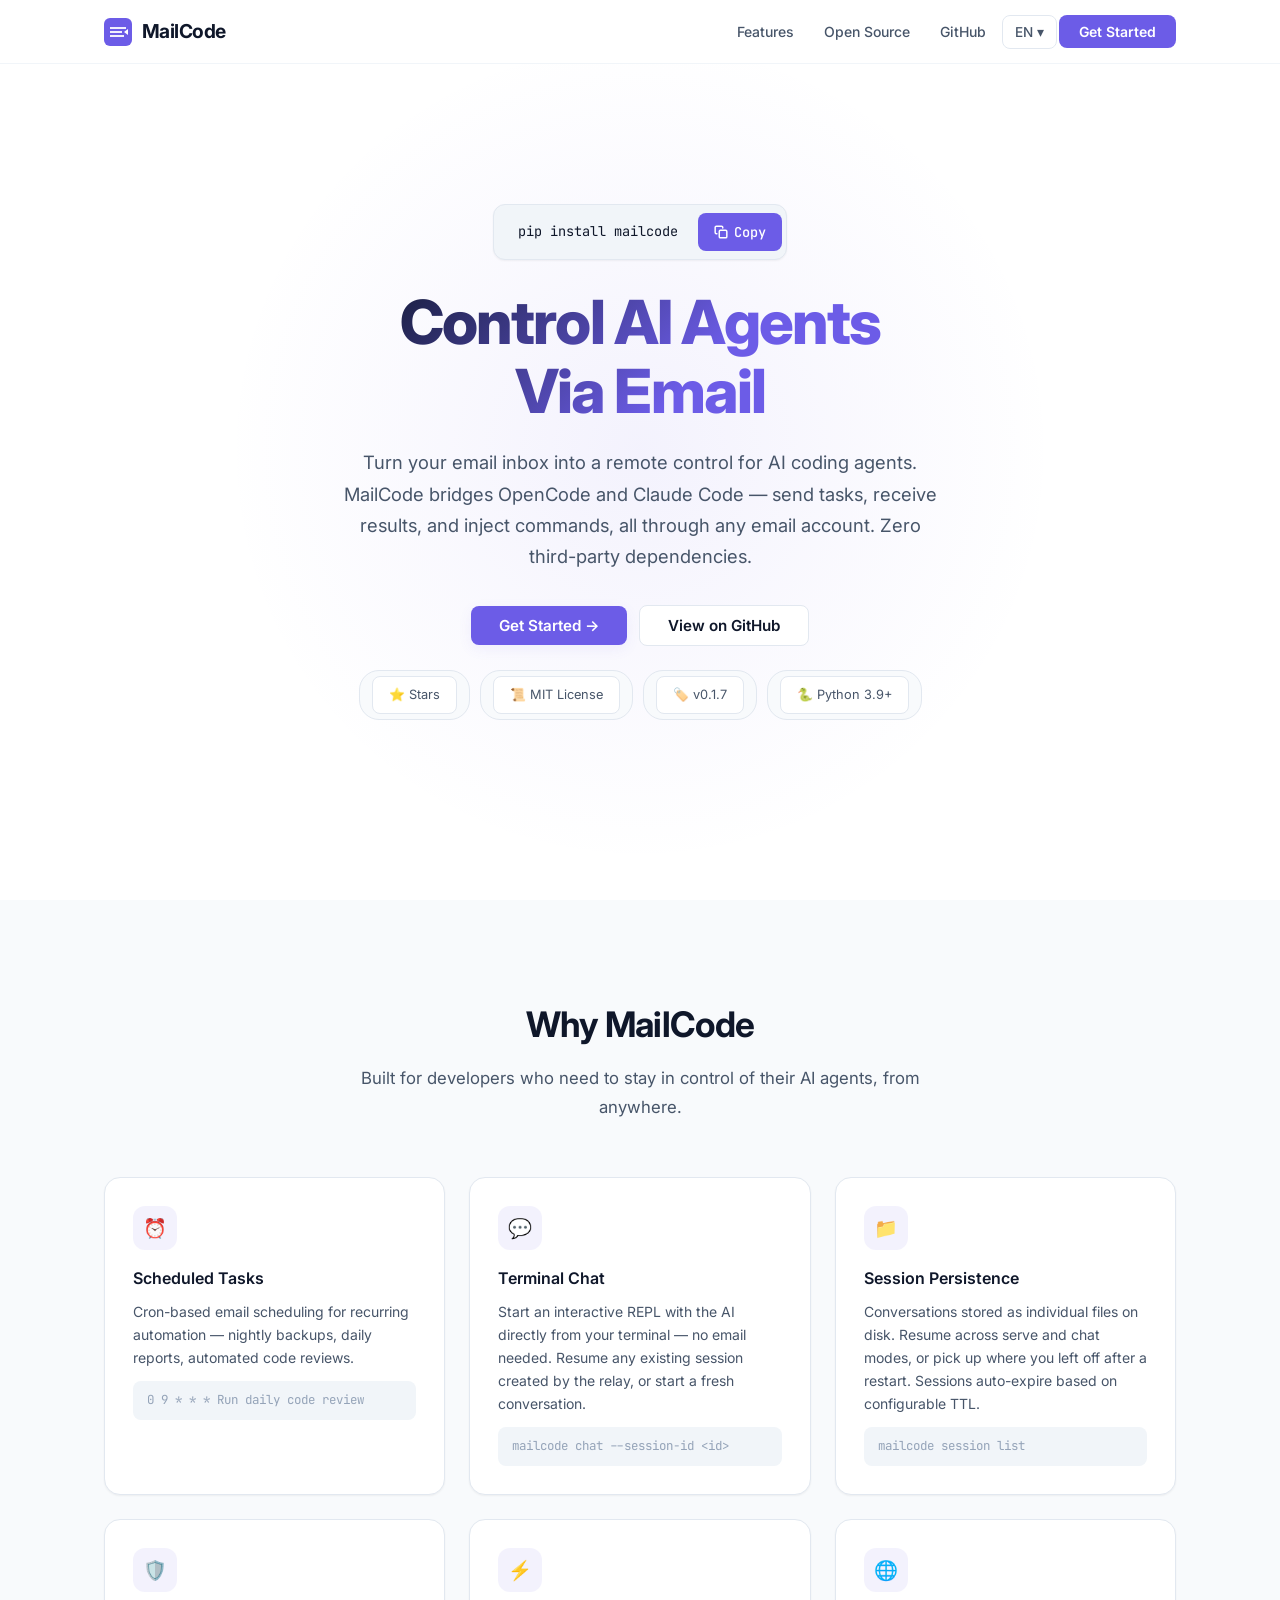
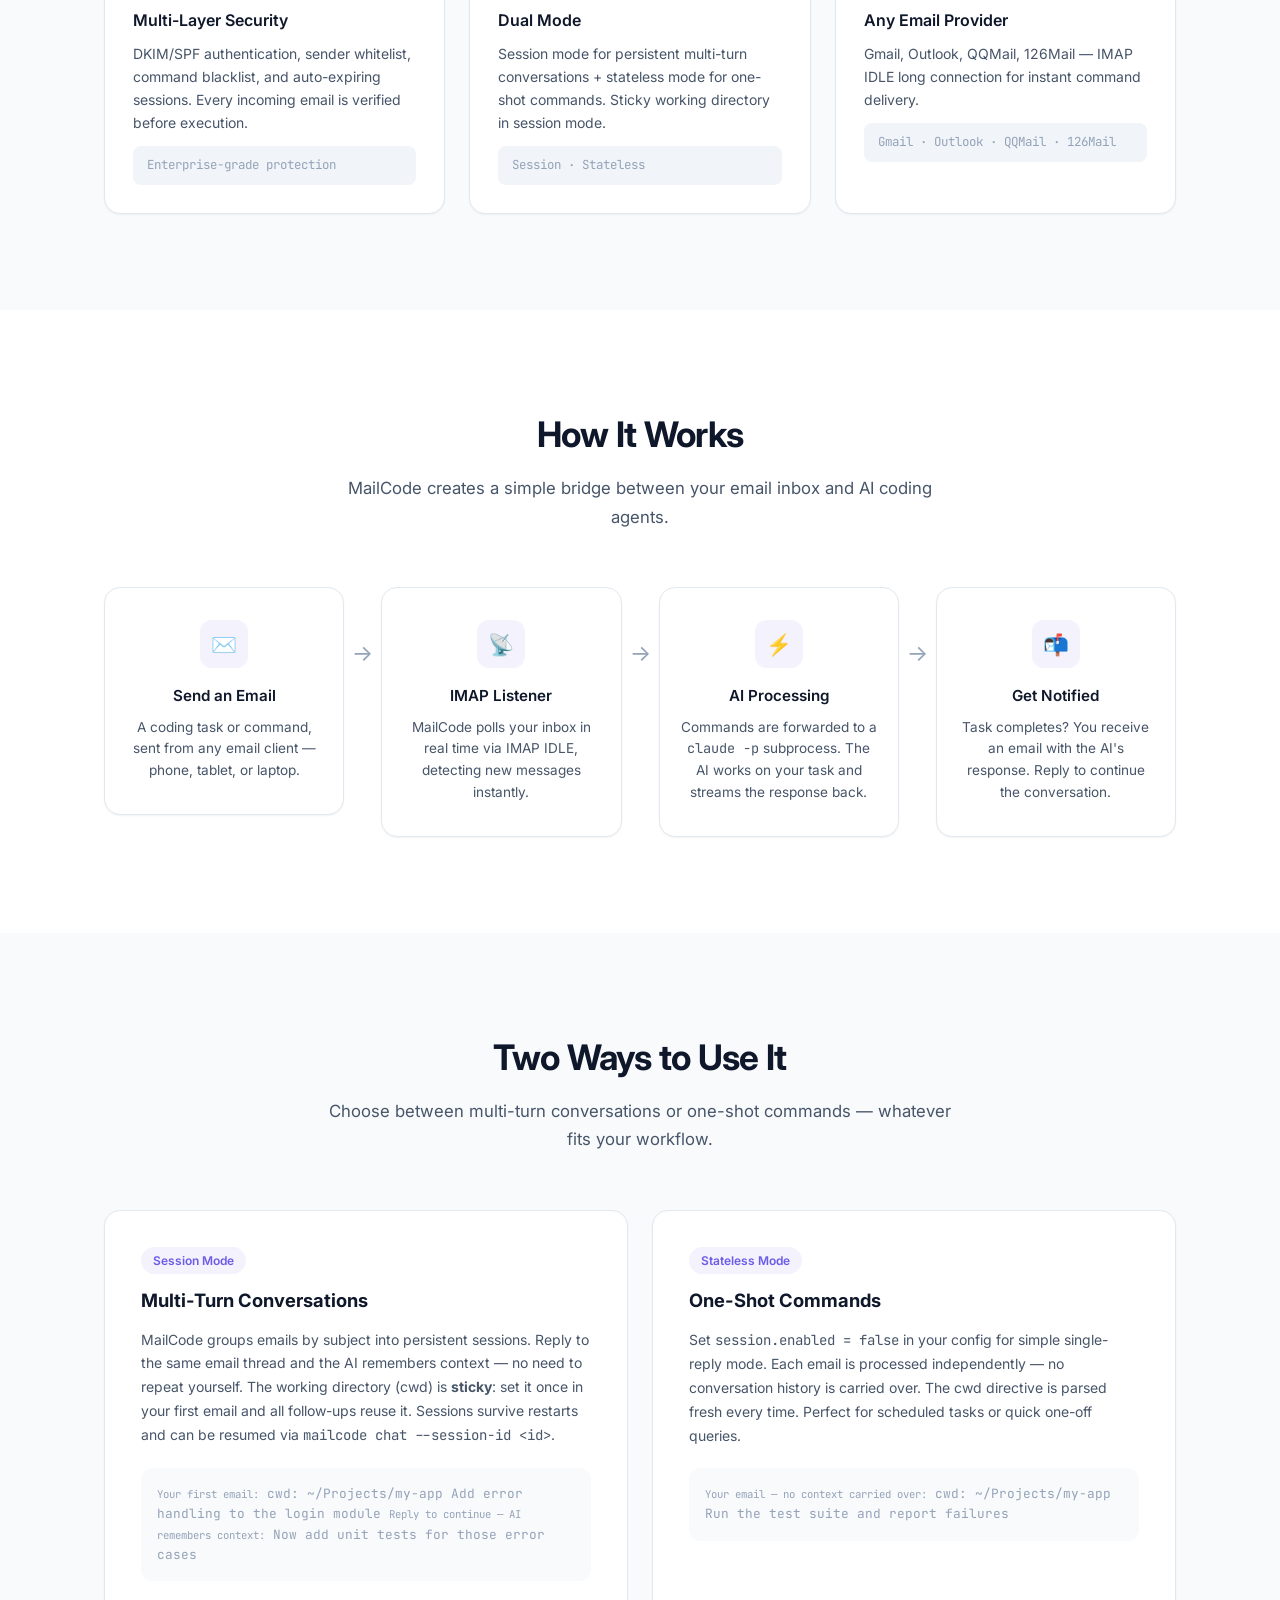
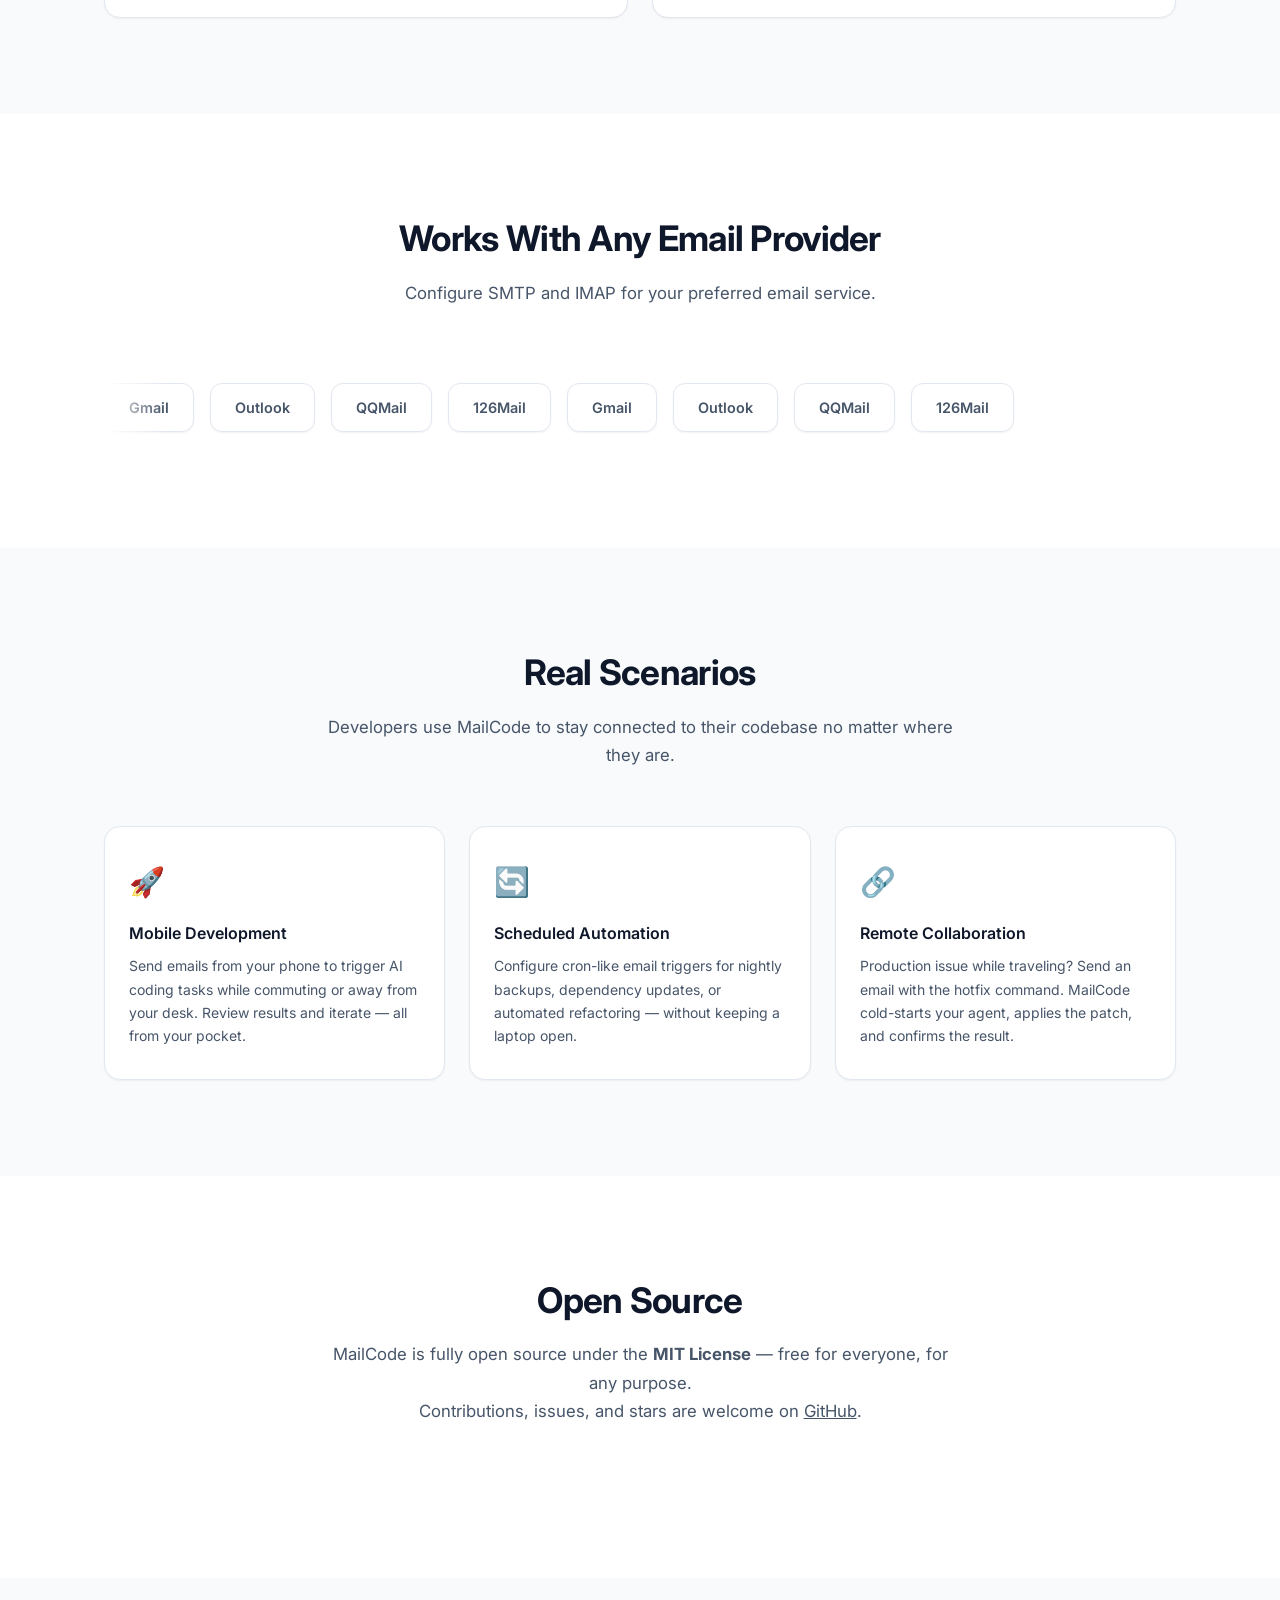
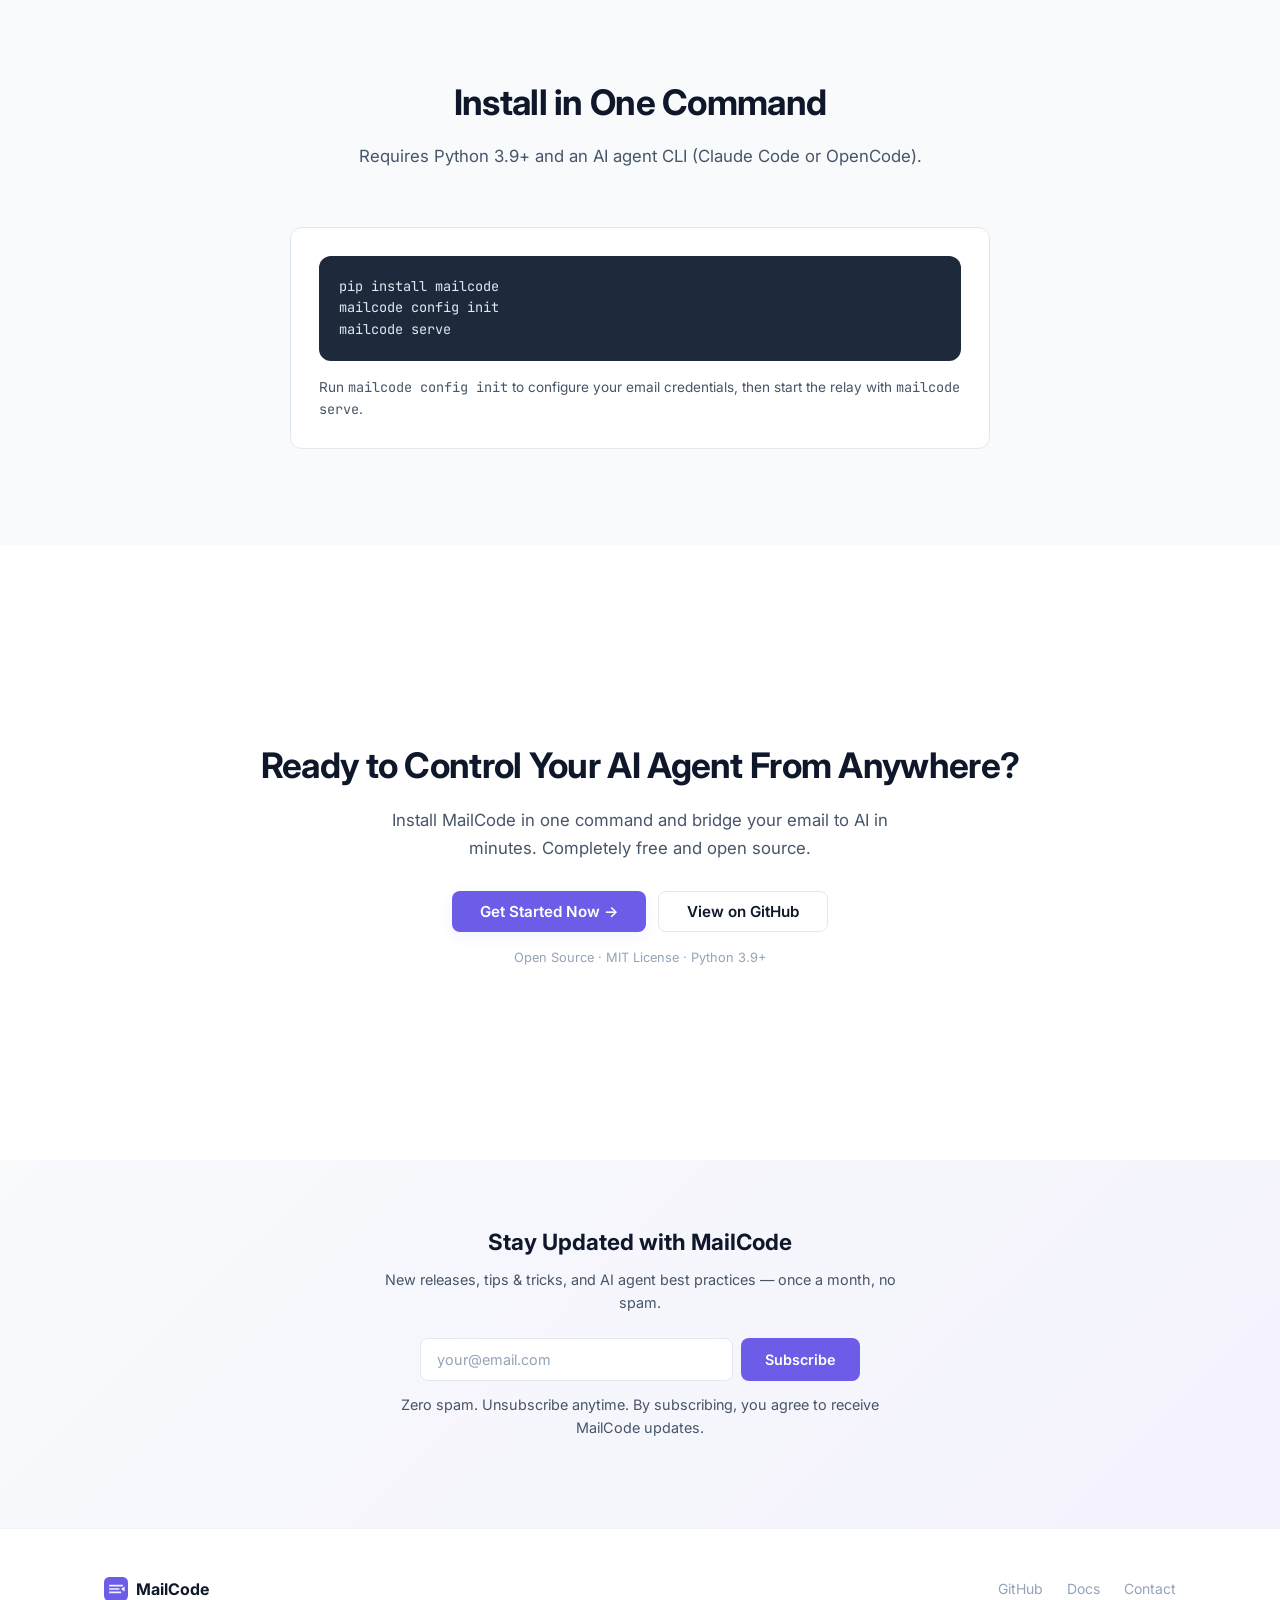
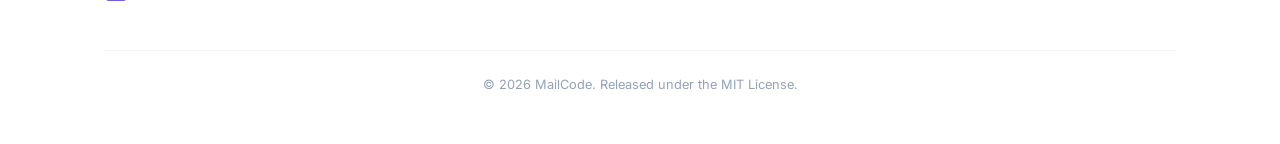
<file: index.html>
<!DOCTYPE html>
<html lang="en">
<head>
  <meta charset="UTF-8">
  <meta name="viewport" content="width=device-width, initial-scale=1.0">
  <title>MailCode — Control OpenCode From Anywhere, Via Email</title>
  <style>
    body {
      margin: 0;
      padding: 0;
      background: #ffffff;
      color: #111111;
      font-family: -apple-system, BlinkMacSystemFont, 'Segoe UI', Roboto, sans-serif;
      min-height: 100vh;
      display: flex;
      flex-direction: column;
      align-items: center;
      justify-content: center;
      text-align: center;
      gap: 12px;
    }
    p { color: #888888; font-size: 0.95rem; margin: 0; }
    .loader { width: 28px; height: 28px; border: 3px solid #e5e5e5; border-top-color: #6c5ce7; border-radius: 50%; animation: spin 0.8s linear infinite; }
    @keyframes spin { to { transform: rotate(360deg); } }
  </style>
  <script>
    window.location.replace('/en/')
  </script>
</head>
<body>
  <div class="loader"></div>
  <p>Redirecting to <a href="/en/" style="color:#6c5ce7">English</a>...</p>
</body>
</html>
</file>
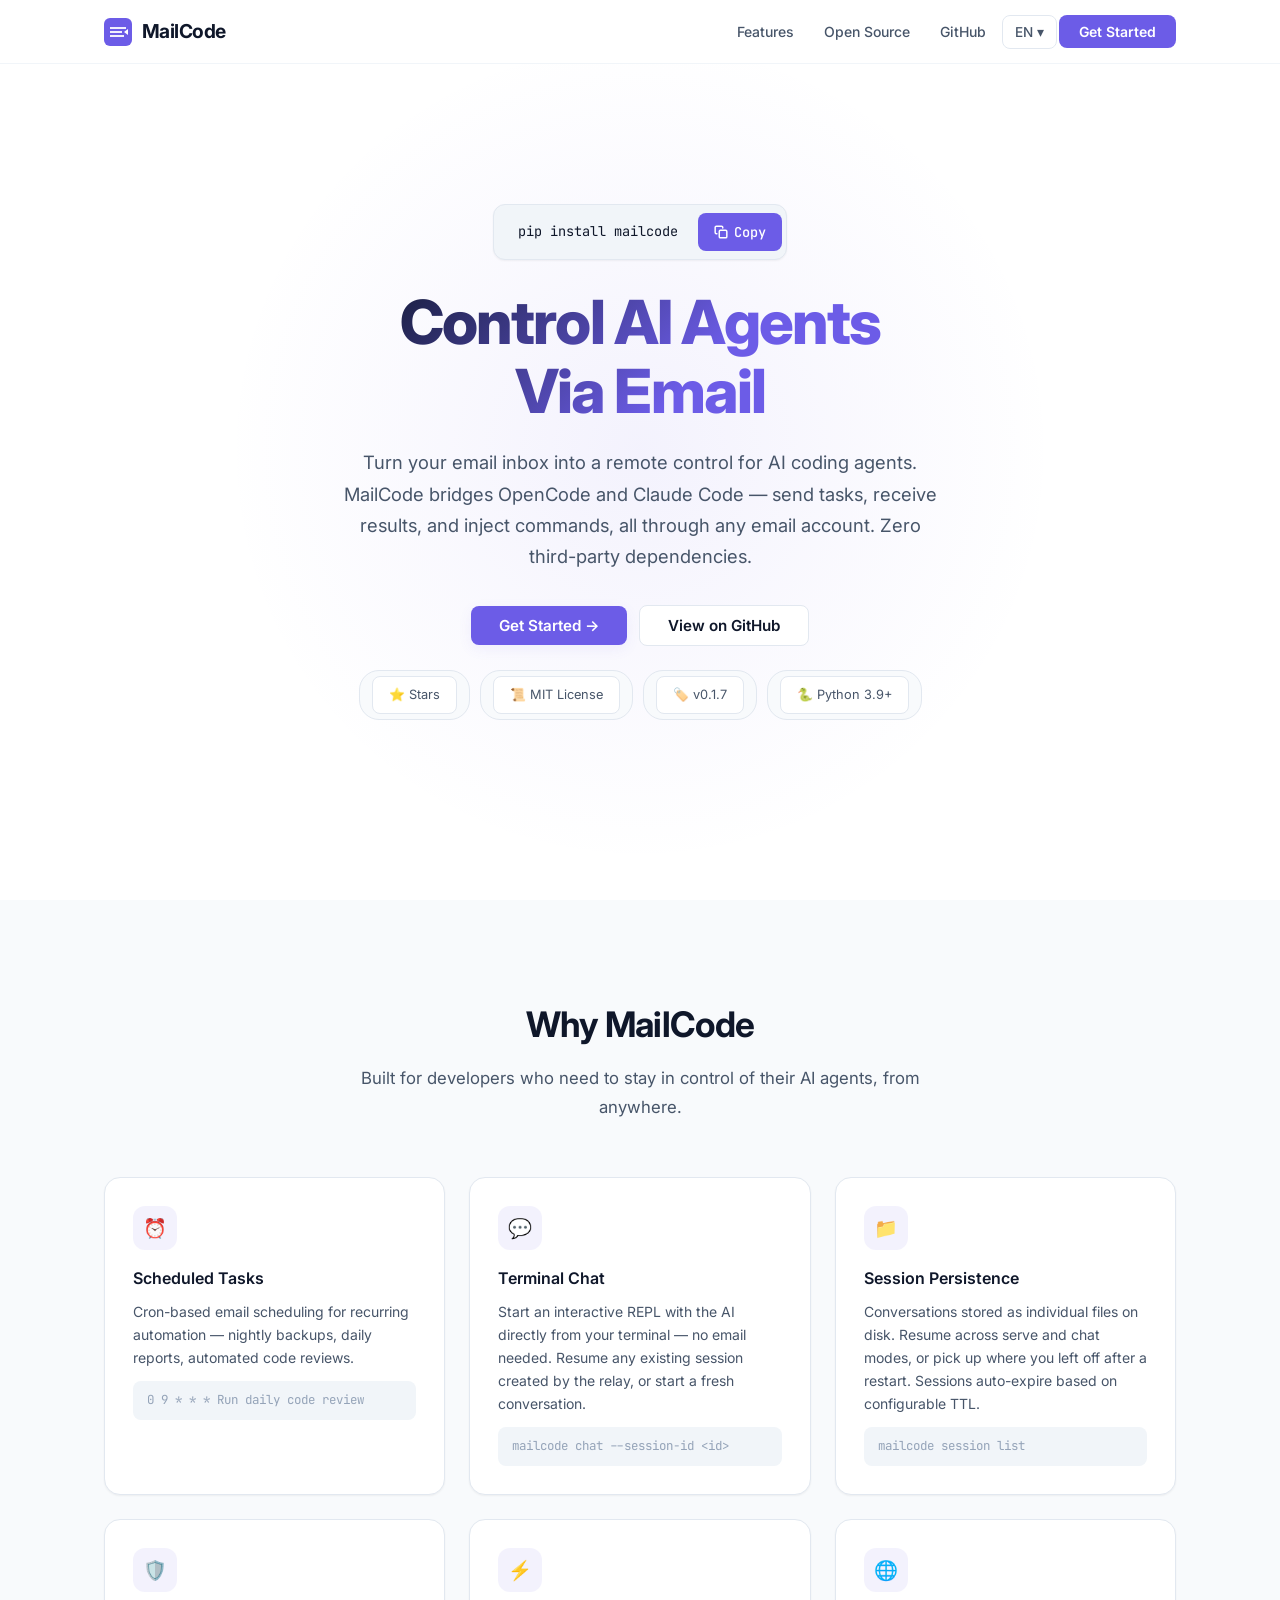
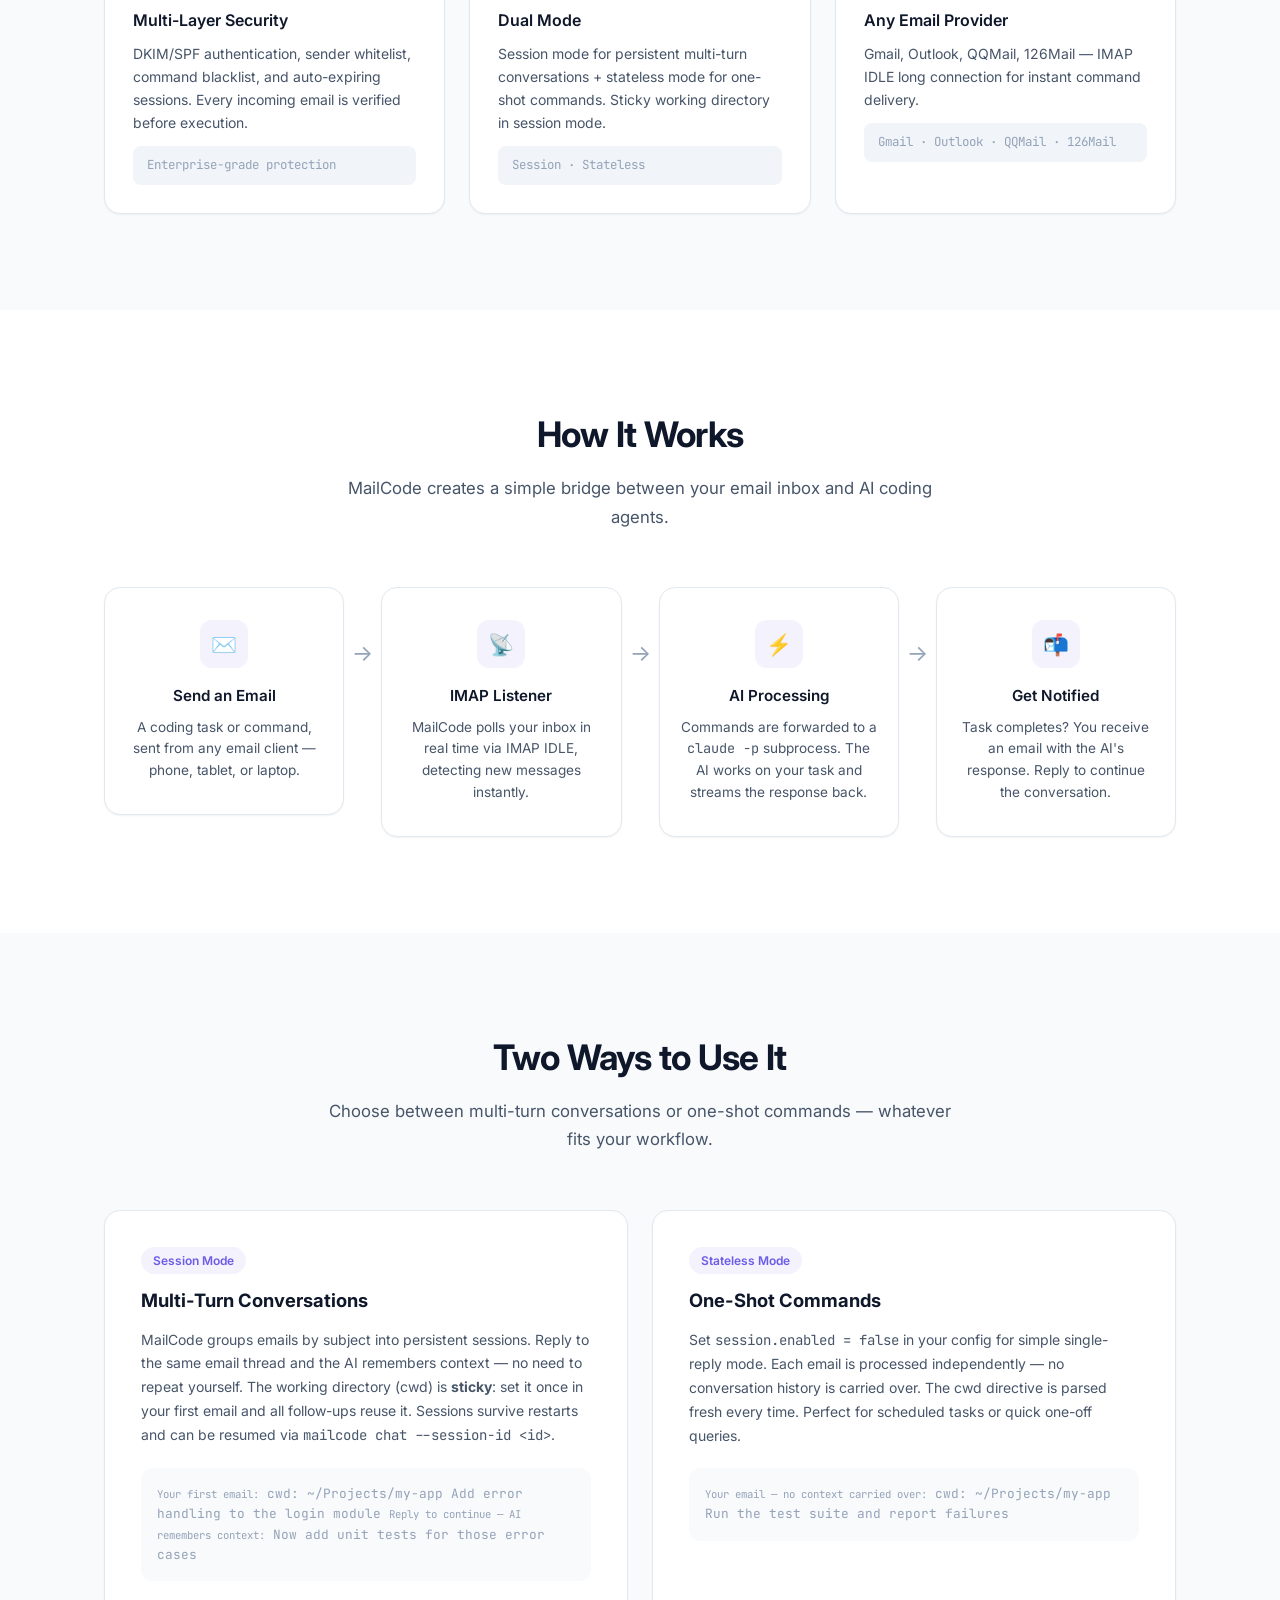
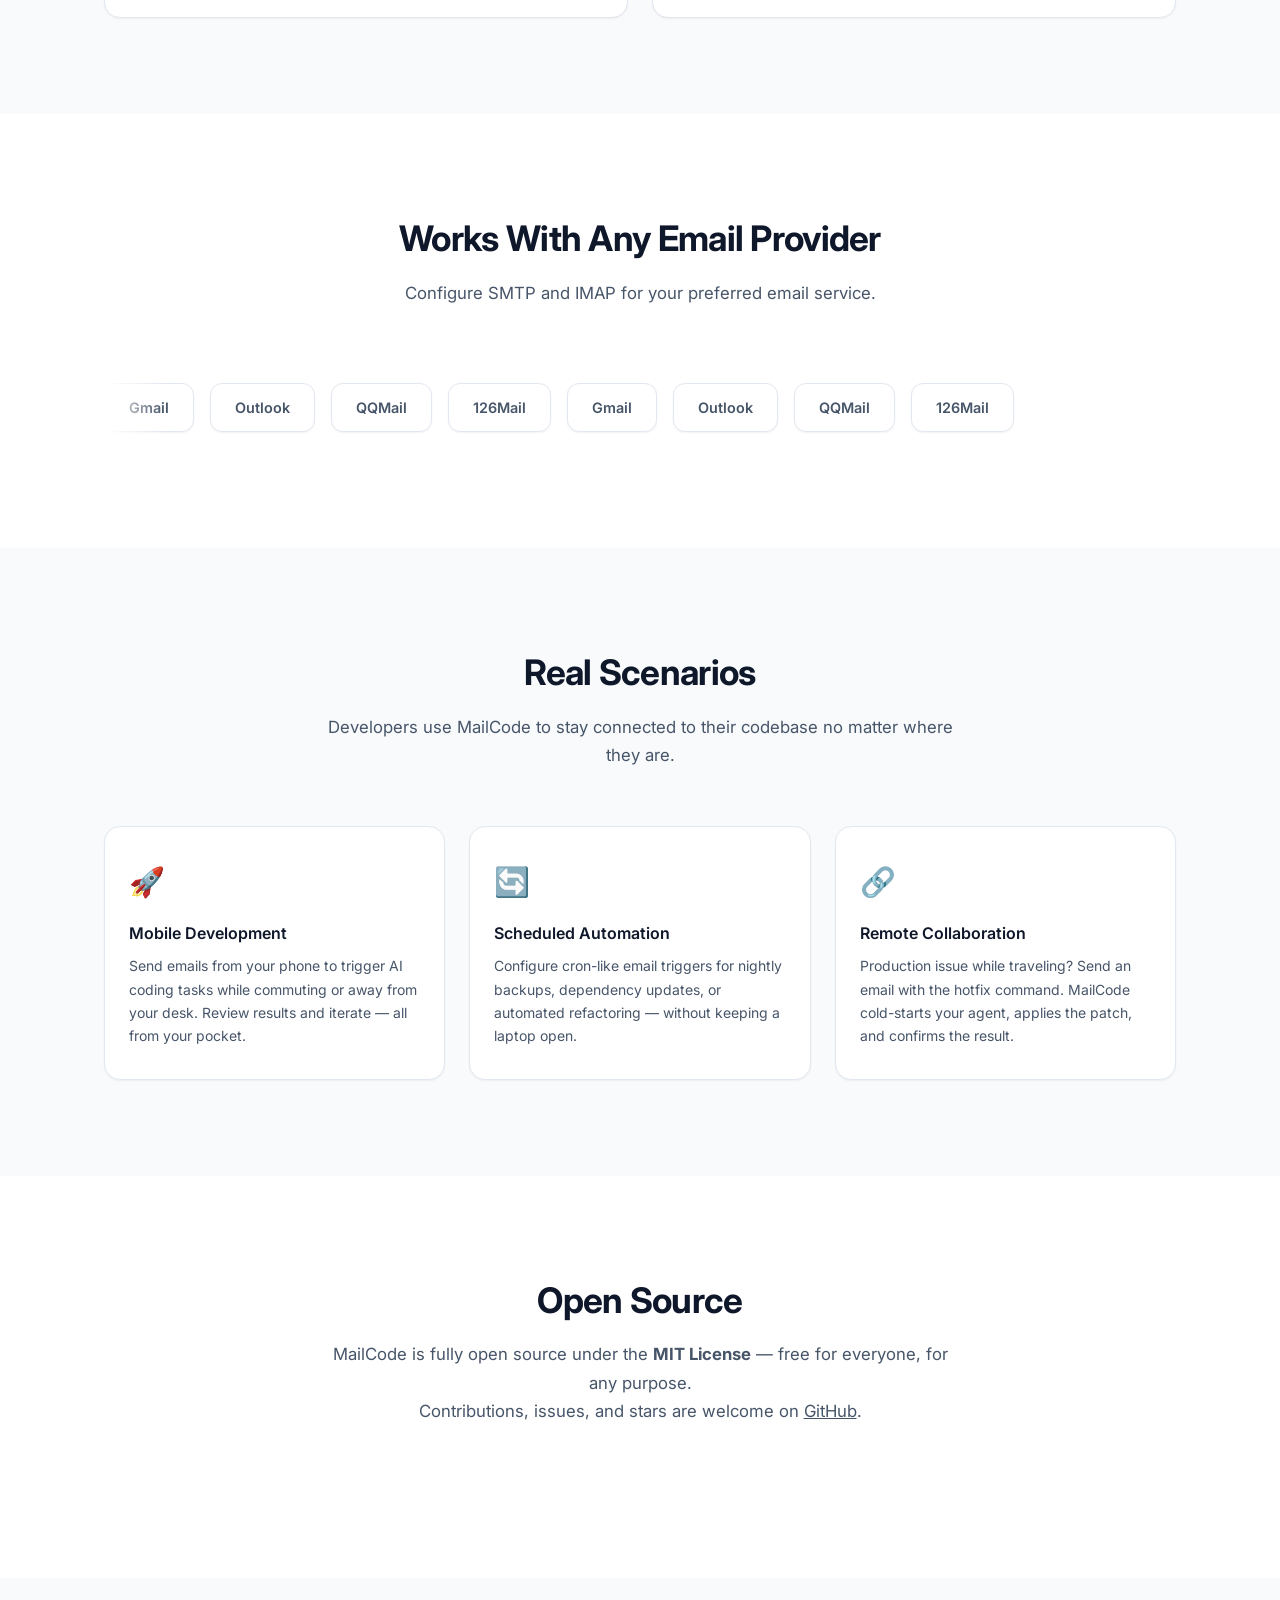
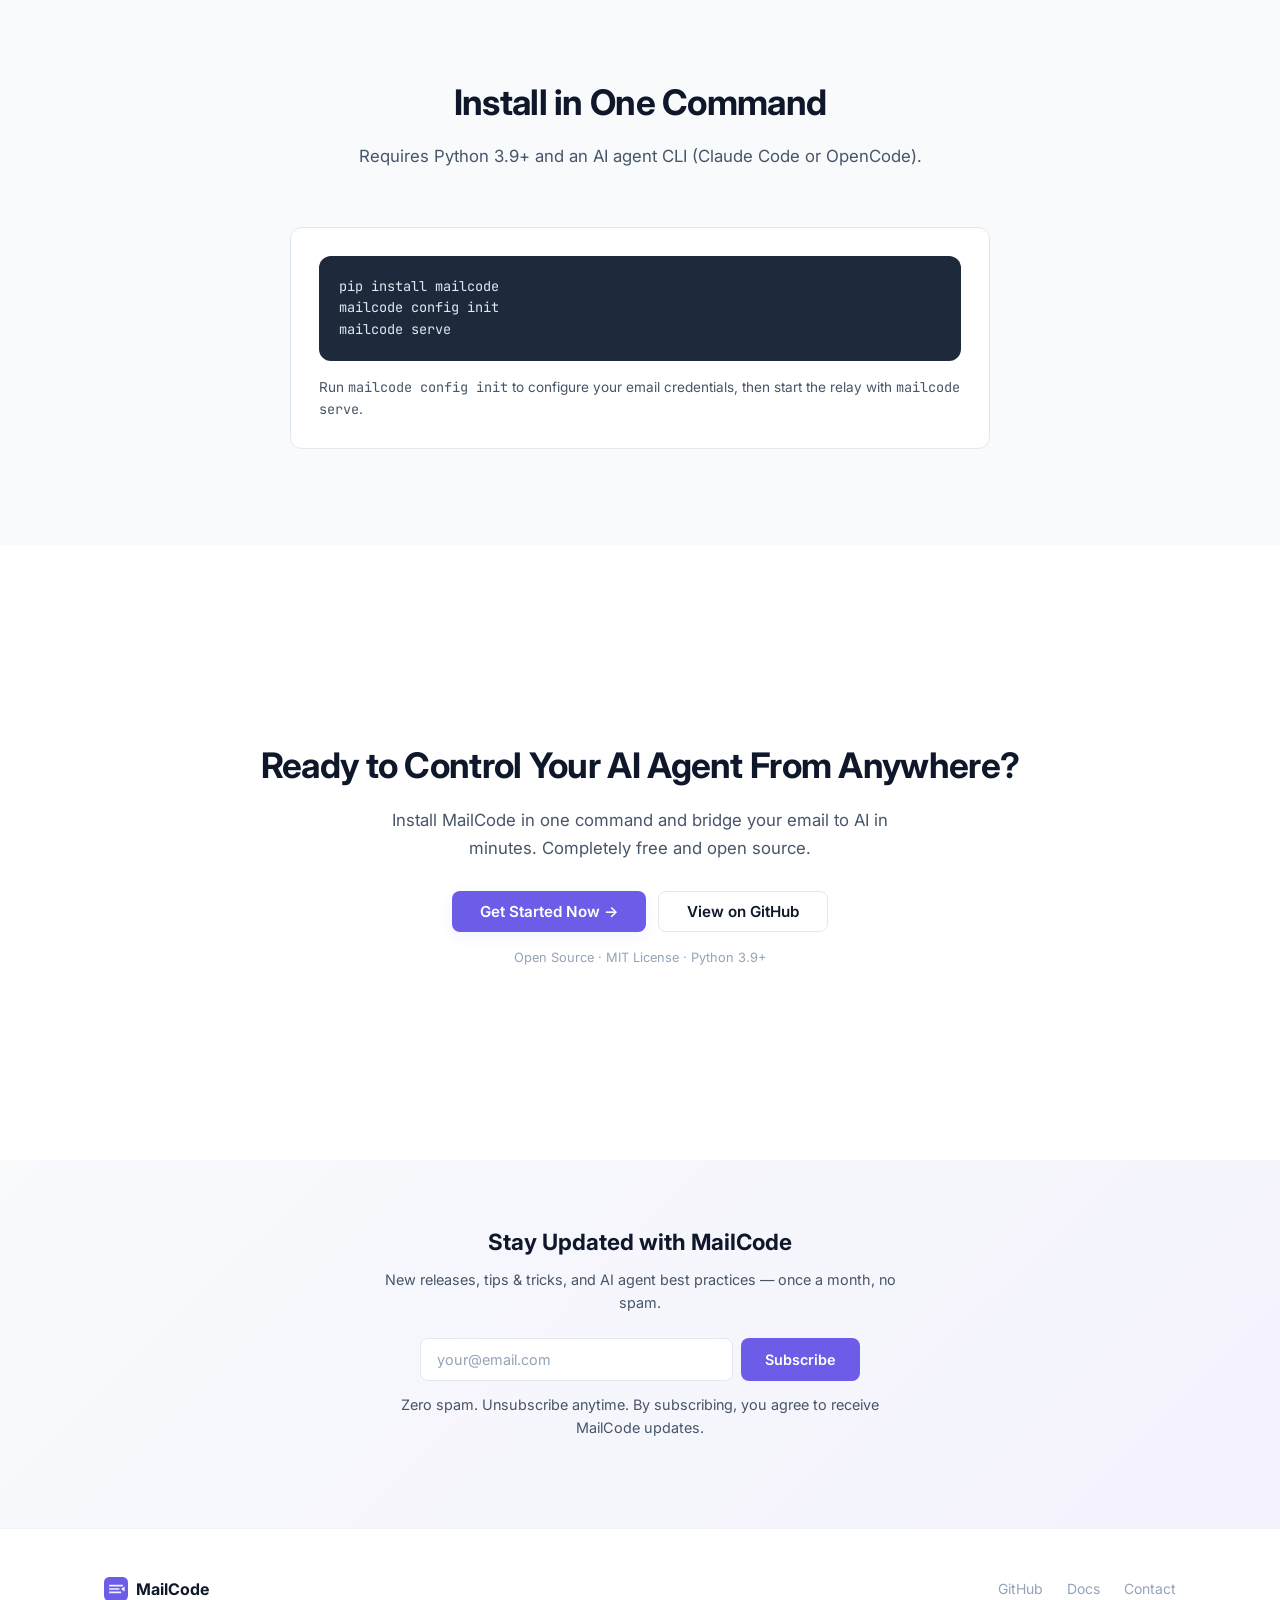
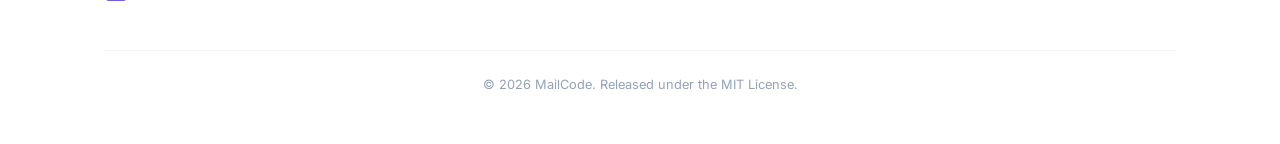
<file: en/index.html>
<!DOCTYPE html>
<html lang="en">
<head>
  <meta charset="UTF-8">
  <meta name="viewport" content="width=device-width, initial-scale=1.0">
  <title>MailCode — Control AI Agents via Email</title>
  <meta name="description" content="MailCode bridges your inbox to OpenCode and Claude Code. Control AI coding agents remotely through email. Zero dependencies. Real-time IMAP. Scheduled tasks. Terminal chat. Session persistence.">
  <meta name="theme-color" content="#6C5CE7">
  <link rel="preconnect" href="https://fonts.googleapis.com">
  <link rel="preconnect" href="https://fonts.gstatic.com" crossorigin>
  <link href="https://fonts.googleapis.com/css2?family=Inter:wght@400;500;600;700;800&family=JetBrains+Mono:wght@400;500;600&display=swap" rel="stylesheet">
  <link rel="stylesheet" href="/assets/css/style.css">
  <script defer src="/assets/js/main.js"></script>
  <script data-goatcounter="https://zsdfbb.goatcounter.com/count" async src="//gc.zgo.at/count.js"></script>
</head>
<body>

<!-- Nav -->
<nav class="nav">
  <div class="container">
    <a href="/en/" class="nav-logo">
      <img src="/assets/images/logo.svg" alt="MailCode" width="28" height="28">
      MailCode
    </a>
    <button class="mobile-toggle" aria-label="Menu">
      <svg viewBox="0 0 24 24" fill="none" stroke="currentColor" stroke-width="2" stroke-linecap="round"><line x1="3" y1="6" x2="21" y2="6"/><line x1="3" y1="12" x2="21" y2="12"/><line x1="3" y1="18" x2="21" y2="18"/></svg>
    </button>
    <ul class="nav-links">
      <li><a href="#features">Features</a></li>
      <li><a href="#pricing">Open Source</a></li>
      <li><a href="https://github.com/zsdfbb/mailcode">GitHub</a></li>
      <li>
        <div class="lang-switcher">
          <button class="lang-btn">EN ▾</button>
          <div class="lang-dropdown">
            <a href="/en/" class="active">English</a>
            <a href="/zh/">中文</a>
          </div>
        </div>
      </li>
      <li><a href="#install" class="nav-cta">Get Started</a></li>
    </ul>
  </div>
</nav>

<!-- Hero -->
<section class="hero" id="home">
  <div class="hero-content">
    <div class="install-block fade-up">
      <code>pip install mailcode</code>
      <button class="install-copy">
        <svg width="14" height="14" viewBox="0 0 24 24" fill="none" stroke="currentColor" stroke-width="2.5" stroke-linecap="round" stroke-linejoin="round"><rect x="9" y="9" width="13" height="13" rx="2" ry="2"/><path d="M5 15H4a2 2 0 01-2-2V4a2 2 0 012-2h9a2 2 0 012 2v1"/></svg>
        Copy
      </button>
    </div>
    <h1 class="fade-up">Control AI Agents<br>Via Email</h1>
    <p class="fade-up">Turn your email inbox into a remote control for AI coding agents. MailCode bridges OpenCode and Claude Code — send tasks, receive results, and inject commands, all through any email account. Zero third-party dependencies.</p>
    <div class="hero-actions fade-up">
      <a href="#install" class="btn btn-primary">Get Started →</a>
      <a href="https://github.com/zsdfbb/mailcode" class="btn btn-secondary">View on GitHub</a>
    </div>
    <div class="social-stats fade-up">
      <a href="https://github.com/zsdfbb/mailcode/stargazers" target="_blank" rel="noopener">
        <span class="stat-badge">⭐ Stars</span>
      </a>
      <a href="https://github.com/zsdfbb/mailcode/blob/master/LICENSE" target="_blank" rel="noopener">
        <span class="stat-badge">📜 MIT License</span>
      </a>
      <a href="https://github.com/zsdfbb/mailcode/releases/latest" target="_blank" rel="noopener">
        <span class="stat-badge">🏷️ v0.1.7</span>
      </a>
      <a href="https://github.com/zsdfbb/mailcode" target="_blank" rel="noopener">
        <span class="stat-badge">🐍 Python 3.9+</span>
      </a>
    </div>
  </div>
</section>

<!-- Features -->
<section class="section section-alt" id="features">
  <div class="container">
    <div class="section-header fade-up">
      <h2>Why MailCode</h2>
      <p>Built for developers who need to stay in control of their AI agents, from anywhere.</p>
    </div>
    <div class="features-grid">
      <div class="feature-card fade-up">
        <div class="feature-icon">⏰</div>
        <h3>Scheduled Tasks</h3>
        <p>Cron-based email scheduling for recurring automation — nightly backups, daily reports, automated code reviews.</p>
        <div class="example">0 9 * * * Run daily code review</div>
      </div>
      <div class="feature-card fade-up">
        <div class="feature-icon">💬</div>
        <h3>Terminal Chat</h3>
        <p>Start an interactive REPL with the AI directly from your terminal — no email needed. Resume any existing session created by the relay, or start a fresh conversation.</p>
        <div class="example">mailcode chat --session-id &lt;id&gt;</div>
      </div>
      <div class="feature-card fade-up">
        <div class="feature-icon">📁</div>
        <h3>Session Persistence</h3>
        <p>Conversations stored as individual files on disk. Resume across serve and chat modes, or pick up where you left off after a restart. Sessions auto-expire based on configurable TTL.</p>
        <div class="example">mailcode session list</div>
      </div>
      <div class="feature-card fade-up">
        <div class="feature-icon">🛡️</div>
        <h3>Multi-Layer Security</h3>
        <p>DKIM/SPF authentication, sender whitelist, command blacklist, and auto-expiring sessions. Every incoming email is verified before execution.</p>
        <div class="example">Enterprise-grade protection</div>
      </div>
      <div class="feature-card fade-up">
        <div class="feature-icon">⚡</div>
        <h3>Dual Mode</h3>
        <p>Session mode for persistent multi-turn conversations + stateless mode for one-shot commands. Sticky working directory in session mode.</p>
        <div class="example">Session · Stateless</div>
      </div>
      <div class="feature-card fade-up">
        <div class="feature-icon">🌐</div>
        <h3>Any Email Provider</h3>
        <p>Gmail, Outlook, QQMail, 126Mail — IMAP IDLE long connection for instant command delivery.</p>
        <div class="example">Gmail · Outlook · QQMail · 126Mail</div>
      </div>
    </div>
  </div>
</section>

<!-- How It Works -->
<section class="section" id="how-it-works">
  <div class="container">
    <div class="section-header fade-up">
      <h2>How It Works</h2>
      <p>MailCode creates a simple bridge between your email inbox and AI coding agents.</p>
    </div>
    <div class="flow">
      <div class="flow-step fade-up">
        <div class="flow-icon">✉️</div>
        <h3>Send an Email</h3>
        <p>A coding task or command, sent from any email client — phone, tablet, or laptop.</p>
      </div>
      <div class="flow-arrow">→</div>
      <div class="flow-step fade-up">
        <div class="flow-icon">📡</div>
        <h3>IMAP Listener</h3>
        <p>MailCode polls your inbox in real time via IMAP IDLE, detecting new messages instantly.</p>
      </div>
      <div class="flow-arrow">→</div>
      <div class="flow-step fade-up">
        <div class="flow-icon">⚡</div>
        <h3>AI Processing</h3>
        <p>Commands are forwarded to a <code>claude -p</code> subprocess. The AI works on your task and streams the response back.</p>
      </div>
      <div class="flow-arrow">→</div>
      <div class="flow-step fade-up">
        <div class="flow-icon">📬</div>
        <h3>Get Notified</h3>
        <p>Task completes? You receive an email with the AI's response. Reply to continue the conversation.</p>
      </div>
    </div>
  </div>
</section>

<!-- Dual Mode -->
<section class="section section-alt" id="modes">
  <div class="container">
    <div class="section-header fade-up">
      <h2>Two Ways to Use It</h2>
      <p>Choose between multi-turn conversations or one-shot commands — whatever fits your workflow.</p>
    </div>
    <div class="modes-grid">
      <div class="mode-card fade-up">
        <span class="badge">Session Mode</span>
        <h3>Multi-Turn Conversations</h3>
        <p>MailCode groups emails by subject into persistent sessions. Reply to the same email thread and the AI remembers context — no need to repeat yourself. The working directory (cwd) is <strong>sticky</strong>: set it once in your first email and all follow-ups reuse it. Sessions survive restarts and can be resumed via <code>mailcode chat --session-id &lt;id&gt;</code>.</p>
        <div class="example">
<small>Your first email:</small>
cwd: ~/Projects/my-app
Add error handling to the login module

<small>Reply to continue — AI remembers context:</small>
Now add unit tests for those error cases
        </div>
      </div>
      <div class="mode-card fade-up">
        <span class="badge">Stateless Mode</span>
        <h3>One-Shot Commands</h3>
        <p>Set <code>session.enabled = false</code> in your config for simple single-reply mode. Each email is processed independently — no conversation history is carried over. The cwd directive is parsed fresh every time. Perfect for scheduled tasks or quick one-off queries.</p>
        <div class="example">
<small>Your email — no context carried over:</small>
cwd: ~/Projects/my-app
Run the test suite and report failures
        </div>
      </div>
    </div>
  </div>
</section>

<!-- Email Providers -->
<section class="section" id="providers">
  <div class="container">
    <div class="section-header fade-up">
      <h2>Works With Any Email Provider</h2>
      <p>Configure SMTP and IMAP for your preferred email service.</p>
    </div>
    <div class="providers-scroll fade-up">
      <div class="providers-track">
        <div class="provider-logo">Gmail</div>
        <div class="provider-logo">Outlook</div>
        <div class="provider-logo">QQMail</div>
        <div class="provider-logo">126Mail</div>
        <div class="provider-logo">Gmail</div>
        <div class="provider-logo">Outlook</div>
        <div class="provider-logo">QQMail</div>
        <div class="provider-logo">126Mail</div>
      </div>
    </div>
  </div>
</section>

<!-- Use Cases -->
<section class="section section-alt" id="use-cases">
  <div class="container">
    <div class="section-header fade-up">
      <h2>Real Scenarios</h2>
      <p>Developers use MailCode to stay connected to their codebase no matter where they are.</p>
    </div>
    <div class="usecases-grid">
      <div class="usecase-card fade-up">
        <div class="usecase-icon">🚀</div>
        <h3>Mobile Development</h3>
        <p>Send emails from your phone to trigger AI coding tasks while commuting or away from your desk. Review results and iterate — all from your pocket.</p>
      </div>
      <div class="usecase-card fade-up">
        <div class="usecase-icon">🔄</div>
        <h3>Scheduled Automation</h3>
        <p>Configure cron-like email triggers for nightly backups, dependency updates, or automated refactoring — without keeping a laptop open.</p>
      </div>
      <div class="usecase-card fade-up">
        <div class="usecase-icon">🔗</div>
        <h3>Remote Collaboration</h3>
        <p>Production issue while traveling? Send an email with the hotfix command. MailCode cold-starts your agent, applies the patch, and confirms the result.</p>
      </div>
    </div>
  </div>
</section>

<!-- Pricing -->
<section class="section" id="pricing">
  <div class="container">
    <div class="section-header fade-up">
      <h2>Open Source</h2>
      <p>MailCode is fully open source under the <strong>MIT License</strong> — free for everyone, for any purpose.<br>
      Contributions, issues, and stars are welcome on <a href="https://github.com/zsdfbb/mailcode" style="color:var(--purple-500);text-decoration:underline">GitHub</a>.</p>
    </div>
  </div>
</section>

<!-- Install -->
<section class="section section-alt" id="install">
  <div class="container">
    <div class="section-header fade-up">
      <h2>Install in One Command</h2>
      <p>Requires Python 3.9+ and an AI agent CLI (Claude Code or OpenCode).</p>
    </div>
    <div class="tabs fade-up">
      <div class="tab-content active" style="display:block; border-radius:var(--radius-lg); border:1px solid var(--border);">
        <div style="position: relative;">
          <button class="copy-btn">
            <svg width="12" height="12" viewBox="0 0 24 24" fill="none" stroke="currentColor" stroke-width="2.5" stroke-linecap="round" stroke-linejoin="round"><rect x="9" y="9" width="13" height="13" rx="2" ry="2"/><path d="M5 15H4a2 2 0 01-2-2V4a2 2 0 012-2h9a2 2 0 012 2v1"/></svg>
            Copy
          </button>
          <pre><code>pip install mailcode
mailcode config init
mailcode serve</code></pre>
        </div>
        <p>Run <code>mailcode config init</code> to configure your email credentials, then start the relay with <code>mailcode serve</code>.</p>
      </div>
    </div>
  </div>
</section>

<!-- CTA -->
<section class="section" id="cta">
  <div class="container cta-section">
    <div class="fade-up">
      <h2>Ready to Control Your AI Agent From Anywhere?</h2>
      <p>Install MailCode in one command and bridge your email to AI in minutes. Completely free and open source.</p>
      <div class="cta-actions">
        <a href="#install" class="btn btn-primary">Get Started Now →</a>
        <a href="https://github.com/zsdfbb/mailcode" class="btn btn-secondary">View on GitHub</a>
      </div>
      <div class="hint">Open Source · MIT License · Python 3.9+</div>
    </div>
  </div>
</section>

<!-- Footer -->
<section class="subscribe-section" id="subscribe">
  <div class="container">
    <div class="subscribe-inner fade-up">
      <h2>Stay Updated with MailCode</h2>
      <p>New releases, tips & tricks, and AI agent best practices — once a month, no spam.</p>
      <form id="subscribe-form" class="subscribe-form" action="https://api.web3forms.com/submit" method="POST">
        <input type="hidden" name="access_key" value="b65d1e76-58ed-4cfb-9ef1-67b267cee05b">
        <input type="email" name="email" class="subscribe-input" placeholder="your@email.com" required>
        <input type="hidden" name="lang" value="">
        <button type="submit" class="subscribe-btn" data-loading="Subscribing…">Subscribe</button>
      </form>
      <div id="subscribe-success" class="subscribe-success">✅ Subscribed! Thanks for your support.</div>
      <p class="subscribe-note">Zero spam. Unsubscribe anytime. By subscribing, you agree to receive MailCode updates.</p>
    </div>
  </div>
</section>

<footer class="footer">
  <div class="container">
    <div class="footer-inner">
      <div class="footer-brand">
        <img src="/assets/images/logo.svg" alt="MailCode" width="24" height="24">
        MailCode
      </div>
      <div class="footer-links">
        <a href="https://github.com/zsdfbb/mailcode">GitHub</a>
        <a href="https://github.com/zsdfbb/mailcode#readme">Docs</a>
        <a href="mailto:mailcode_official@163.com">Contact</a>
        <a href="/en/changelog" style="display:none">Changelog</a>
      </div>
      <div class="footer-copy">© 2026 MailCode. Released under the MIT License.</div>
    </div>
  </div>
</footer>

</body>
</html>
</file>
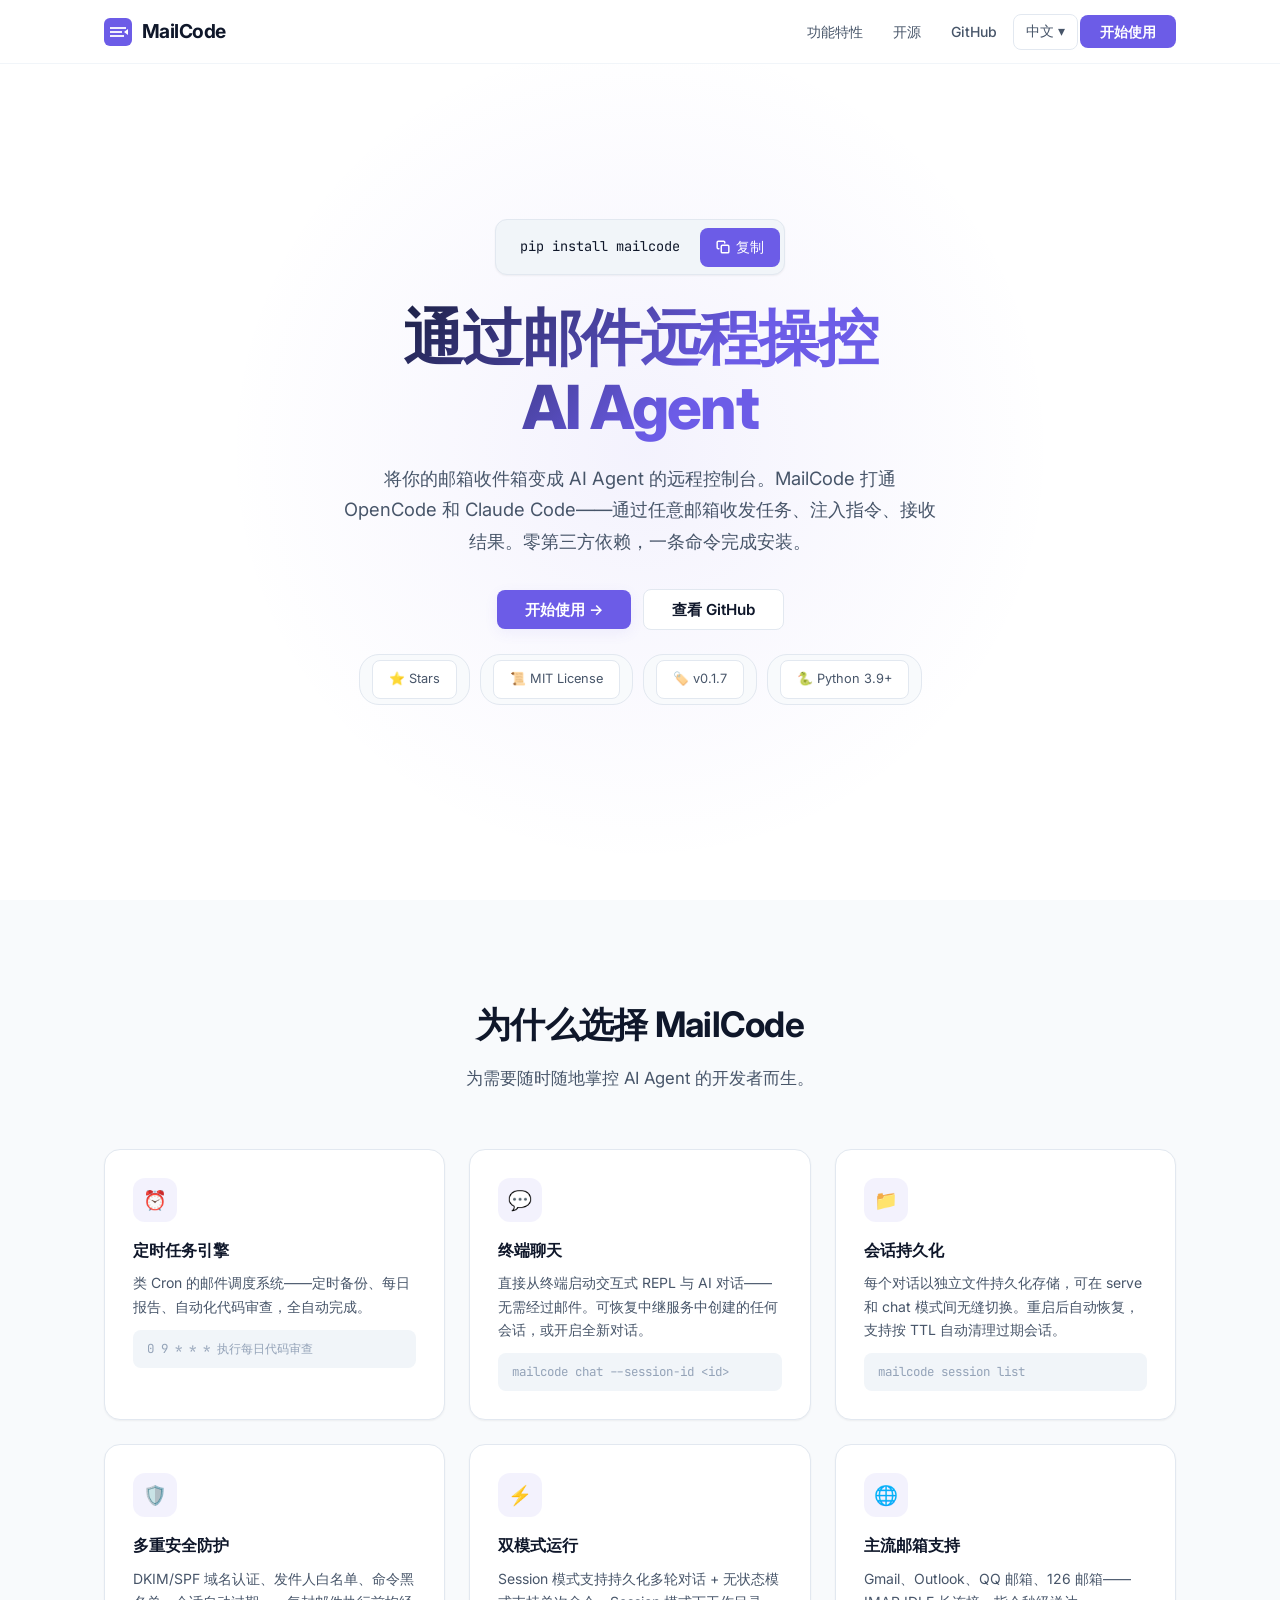
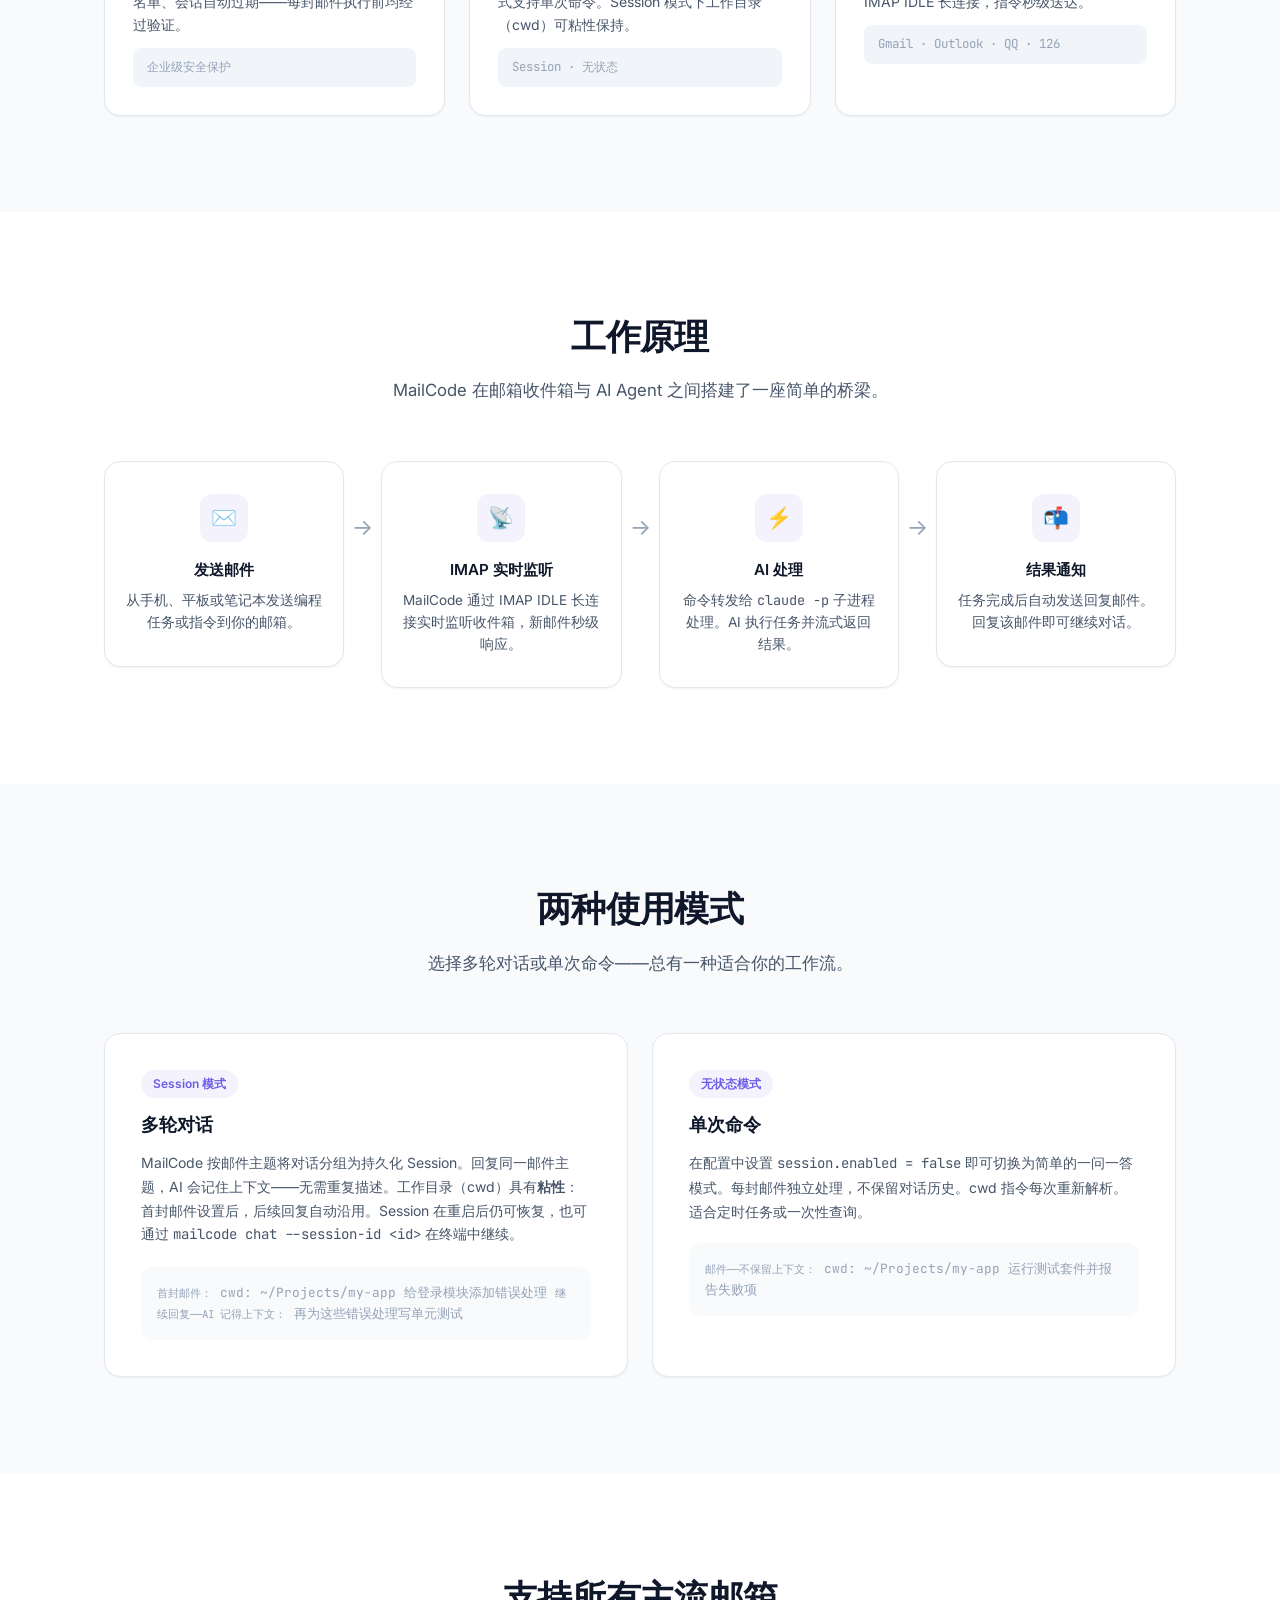
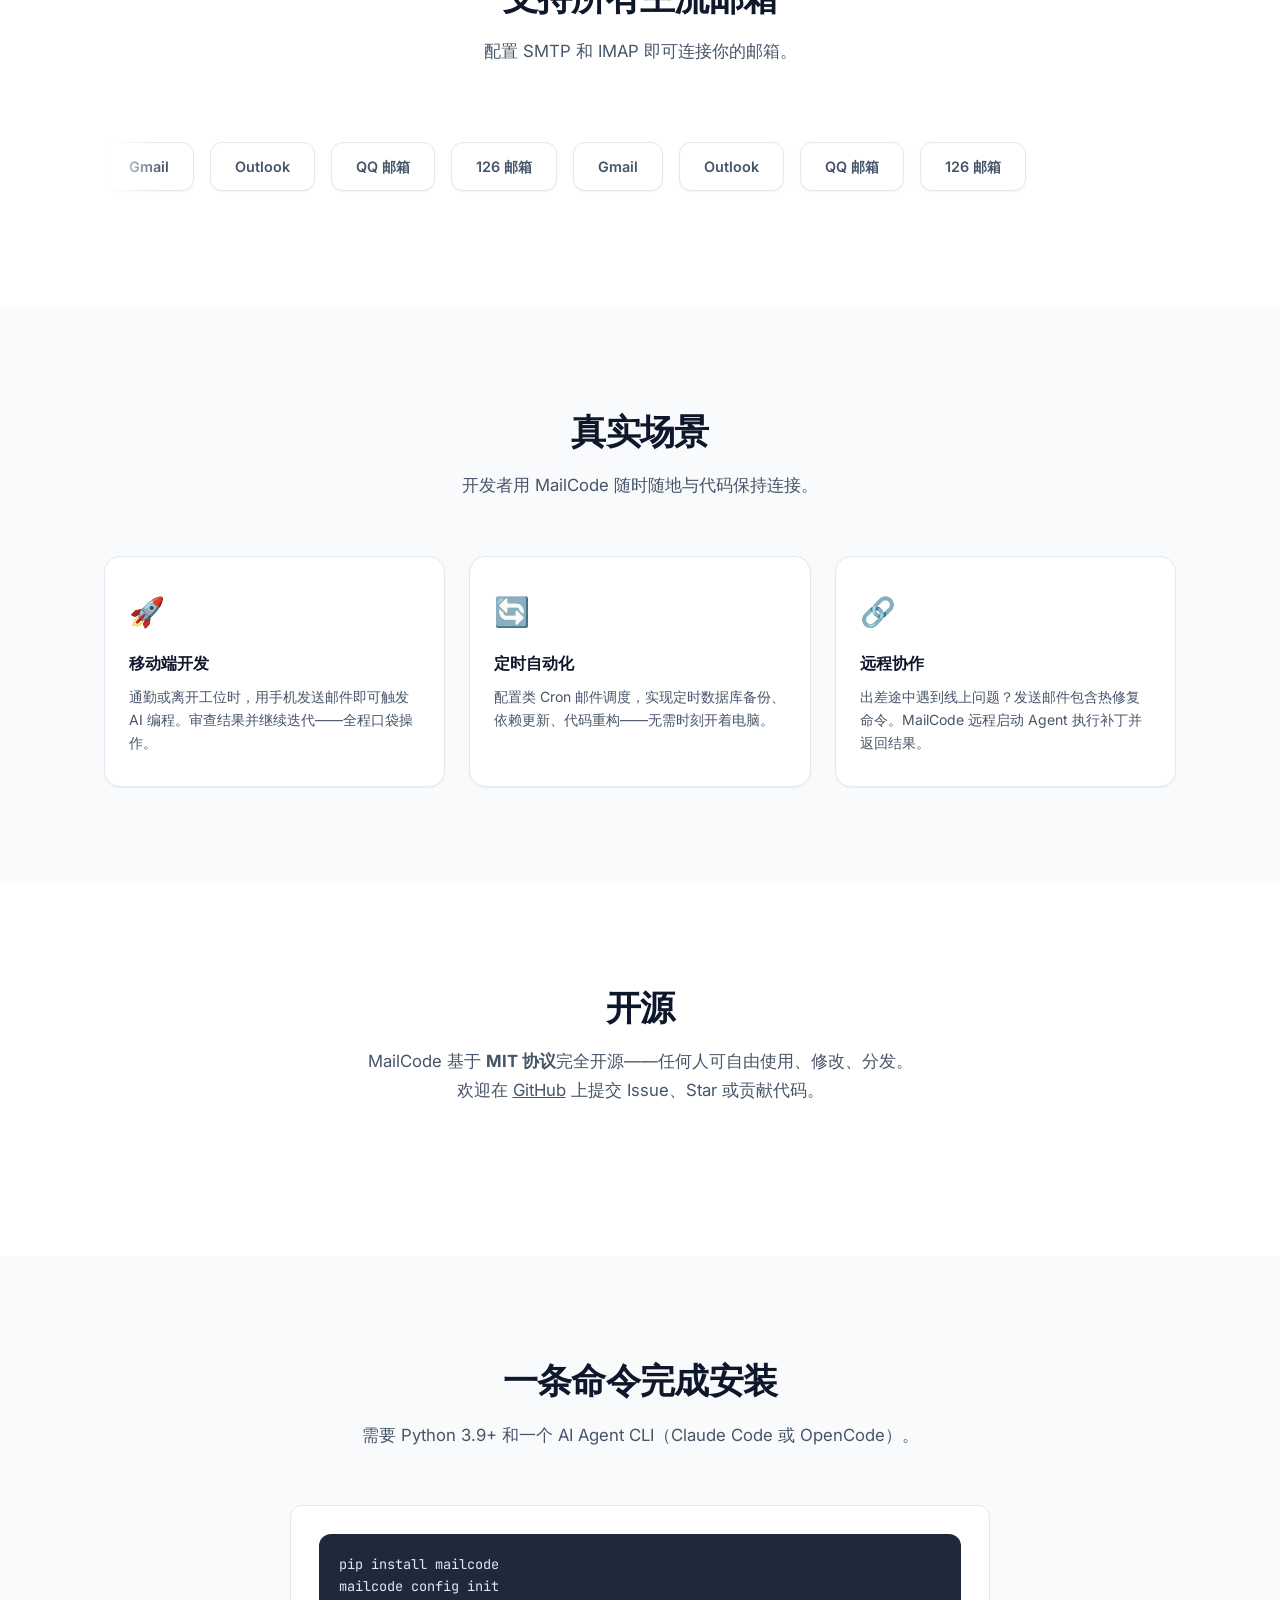
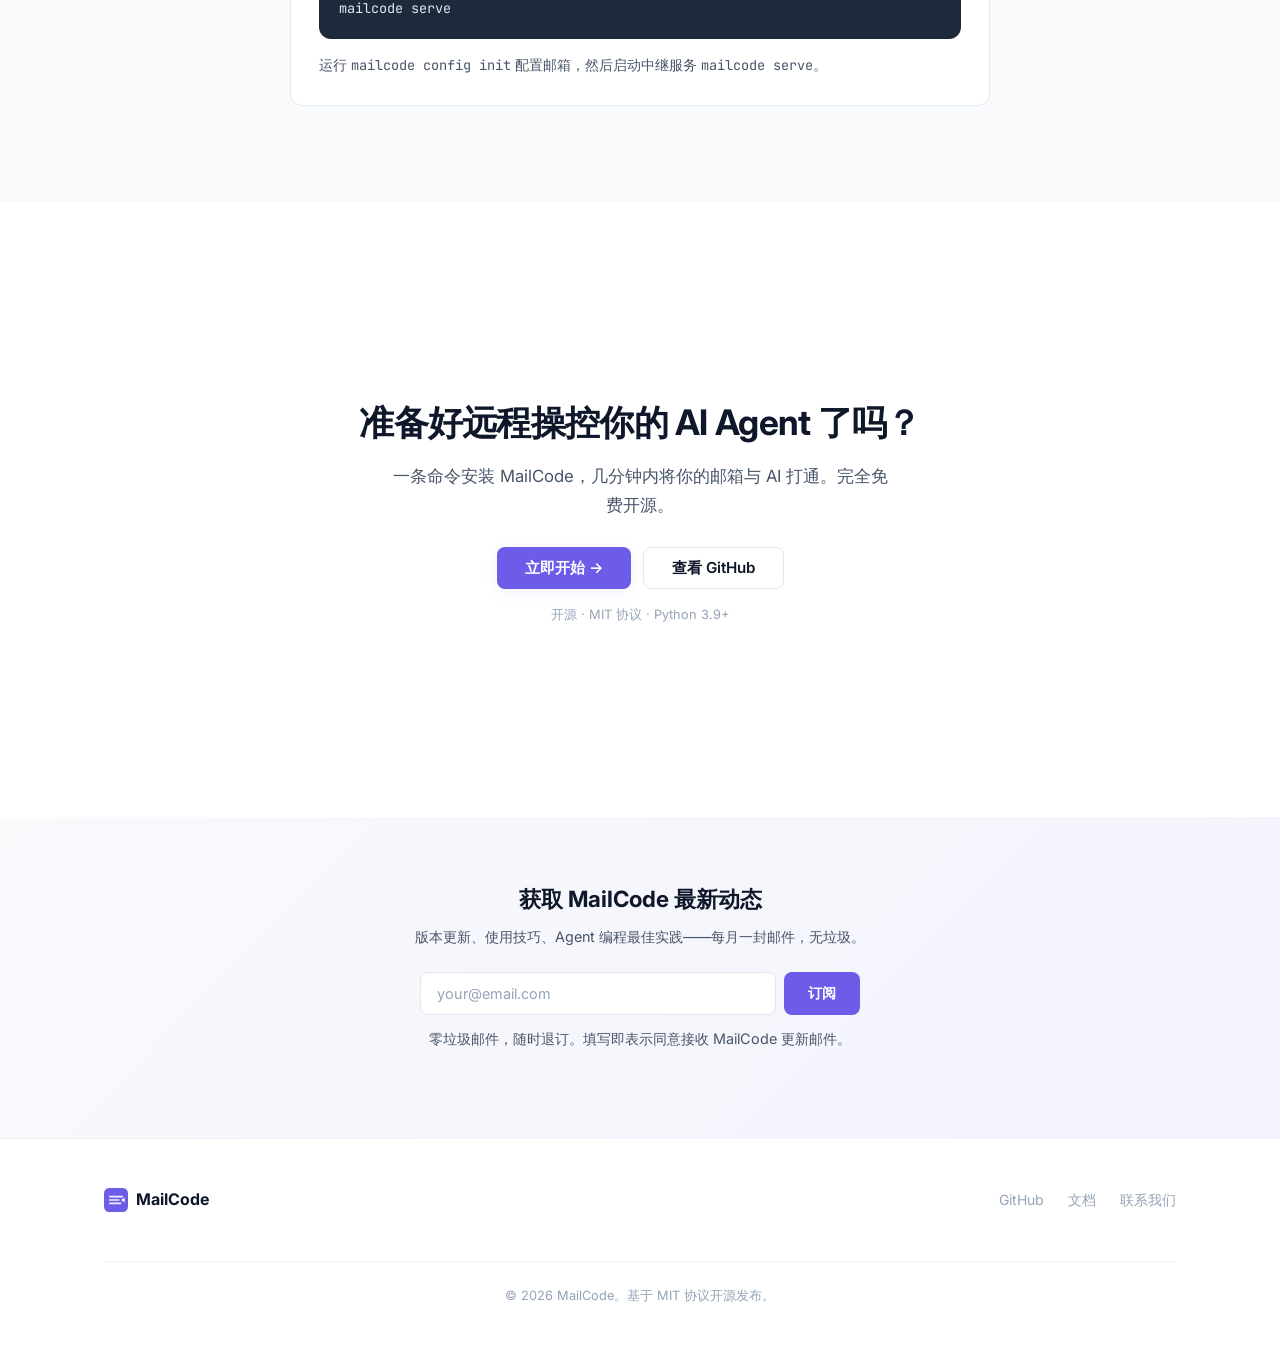
<file: zh/index.html>
<!DOCTYPE html>
<html lang="zh">
<head>
  <meta charset="UTF-8">
  <meta name="viewport" content="width=device-width, initial-scale=1.0">
  <title>MailCode — 通过邮件远程操控 AI Agent</title>
  <meta name="description" content="MailCode 将你的邮箱与 AI 编程助手打通。通过邮件远程操控 OpenCode 和 Claude Code。零第三方依赖，实时 IMAP 监听，支持定时任务、终端聊天、会话持久化。">
  <meta name="theme-color" content="#6C5CE7">
  <link rel="preconnect" href="https://fonts.googleapis.com">
  <link rel="preconnect" href="https://fonts.gstatic.com" crossorigin>
  <link href="https://fonts.googleapis.com/css2?family=Inter:wght@400;500;600;700;800&family=JetBrains+Mono:wght@400;500;600&display=swap" rel="stylesheet">
  <link rel="stylesheet" href="/assets/css/style.css">
  <script defer src="/assets/js/main.js"></script>
  <script data-goatcounter="https://zsdfbb.goatcounter.com/count" async src="//gc.zgo.at/count.js"></script>
</head>
<body>

<nav class="nav">
  <div class="container">
    <a href="/zh/" class="nav-logo">
      <img src="/assets/images/logo.svg" alt="MailCode" width="28" height="28">
      MailCode
    </a>
    <button class="mobile-toggle" aria-label="菜单">
      <svg viewBox="0 0 24 24" fill="none" stroke="currentColor" stroke-width="2" stroke-linecap="round"><line x1="3" y1="6" x2="21" y2="6"/><line x1="3" y1="12" x2="21" y2="12"/><line x1="3" y1="18" x2="21" y2="18"/></svg>
    </button>
    <ul class="nav-links">
      <li><a href="#features">功能特性</a></li>
      <li><a href="#pricing">开源</a></li>
      <li><a href="https://github.com/zsdfbb/mailcode">GitHub</a></li>
      <li>
        <div class="lang-switcher">
          <button class="lang-btn">中文 ▾</button>
          <div class="lang-dropdown">
            <a href="/en/">English</a>
            <a href="/zh/" class="active">中文</a>
          </div>
        </div>
      </li>
      <li><a href="#install" class="nav-cta">开始使用</a></li>
    </ul>
  </div>
</nav>

<section class="hero" id="home">
  <div class="hero-content">
    <div class="install-block fade-up">
      <code>pip install mailcode</code>
      <button class="install-copy">
        <svg width="14" height="14" viewBox="0 0 24 24" fill="none" stroke="currentColor" stroke-width="2.5" stroke-linecap="round" stroke-linejoin="round"><rect x="9" y="9" width="13" height="13" rx="2" ry="2"/><path d="M5 15H4a2 2 0 01-2-2V4a2 2 0 012-2h9a2 2 0 012 2v1"/></svg>
        复制
      </button>
    </div>
    <h1 class="fade-up">通过邮件远程操控<br>AI Agent</h1>
    <p class="fade-up">将你的邮箱收件箱变成 AI Agent 的远程控制台。MailCode 打通 OpenCode 和 Claude Code——通过任意邮箱收发任务、注入指令、接收结果。零第三方依赖，一条命令完成安装。</p>
    <div class="hero-actions fade-up">
      <a href="#install" class="btn btn-primary">开始使用 →</a>
      <a href="https://github.com/zsdfbb/mailcode" class="btn btn-secondary">查看 GitHub</a>
    </div>
    <div class="social-stats fade-up">
      <a href="https://github.com/zsdfbb/mailcode/stargazers" target="_blank" rel="noopener">
        <span class="stat-badge">⭐ Stars</span>
      </a>
      <a href="https://github.com/zsdfbb/mailcode/blob/master/LICENSE" target="_blank" rel="noopener">
        <span class="stat-badge">📜 MIT License</span>
      </a>
      <a href="https://github.com/zsdfbb/mailcode/releases/latest" target="_blank" rel="noopener">
        <span class="stat-badge">🏷️ v0.1.7</span>
      </a>
      <a href="https://github.com/zsdfbb/mailcode" target="_blank" rel="noopener">
        <span class="stat-badge">🐍 Python 3.9+</span>
      </a>
    </div>
  </div>
</section>

<section class="section section-alt" id="features">
  <div class="container">
    <div class="section-header fade-up">
      <h2>为什么选择 MailCode</h2>
      <p>为需要随时随地掌控 AI Agent 的开发者而生。</p>
    </div>
    <div class="features-grid">
      <div class="feature-card fade-up">
        <div class="feature-icon">⏰</div>
        <h3>定时任务引擎</h3>
        <p>类 Cron 的邮件调度系统——定时备份、每日报告、自动化代码审查，全自动完成。</p>
        <div class="example">0 9 * * * 执行每日代码审查</div>
      </div>
      <div class="feature-card fade-up">
        <div class="feature-icon">💬</div>
        <h3>终端聊天</h3>
        <p>直接从终端启动交互式 REPL 与 AI 对话——无需经过邮件。可恢复中继服务中创建的任何会话，或开启全新对话。</p>
        <div class="example">mailcode chat --session-id &lt;id&gt;</div>
      </div>
      <div class="feature-card fade-up">
        <div class="feature-icon">📁</div>
        <h3>会话持久化</h3>
        <p>每个对话以独立文件持久化存储，可在 serve 和 chat 模式间无缝切换。重启后自动恢复，支持按 TTL 自动清理过期会话。</p>
        <div class="example">mailcode session list</div>
      </div>
      <div class="feature-card fade-up">
        <div class="feature-icon">🛡️</div>
        <h3>多重安全防护</h3>
        <p>DKIM/SPF 域名认证、发件人白名单、命令黑名单、会话自动过期——每封邮件执行前均经过验证。</p>
        <div class="example">企业级安全保护</div>
      </div>
      <div class="feature-card fade-up">
        <div class="feature-icon">⚡</div>
        <h3>双模式运行</h3>
        <p>Session 模式支持持久化多轮对话 + 无状态模式支持单次命令。Session 模式下工作目录（cwd）可粘性保持。</p>
        <div class="example">Session · 无状态</div>
      </div>
      <div class="feature-card fade-up">
        <div class="feature-icon">🌐</div>
        <h3>主流邮箱支持</h3>
        <p>Gmail、Outlook、QQ 邮箱、126 邮箱——IMAP IDLE 长连接，指令秒级送达。</p>
        <div class="example">Gmail · Outlook · QQ · 126</div>
      </div>
    </div>
  </div>
</section>

<section class="section" id="how-it-works">
  <div class="container">
    <div class="section-header fade-up">
      <h2>工作原理</h2>
      <p>MailCode 在邮箱收件箱与 AI Agent 之间搭建了一座简单的桥梁。</p>
    </div>
    <div class="flow">
      <div class="flow-step fade-up">
        <div class="flow-icon">✉️</div>
        <h3>发送邮件</h3>
        <p>从手机、平板或笔记本发送编程任务或指令到你的邮箱。</p>
      </div>
      <div class="flow-arrow">→</div>
      <div class="flow-step fade-up">
        <div class="flow-icon">📡</div>
        <h3>IMAP 实时监听</h3>
        <p>MailCode 通过 IMAP IDLE 长连接实时监听收件箱，新邮件秒级响应。</p>
      </div>
      <div class="flow-arrow">→</div>
      <div class="flow-step fade-up">
        <div class="flow-icon">⚡</div>
        <h3>AI 处理</h3>
        <p>命令转发给 <code>claude -p</code> 子进程处理。AI 执行任务并流式返回结果。</p>
      </div>
      <div class="flow-arrow">→</div>
      <div class="flow-step fade-up">
        <div class="flow-icon">📬</div>
        <h3>结果通知</h3>
        <p>任务完成后自动发送回复邮件。回复该邮件即可继续对话。</p>
      </div>
    </div>
  </div>
</section>

<section class="section section-alt" id="modes">
  <div class="container">
    <div class="section-header fade-up">
      <h2>两种使用模式</h2>
      <p>选择多轮对话或单次命令——总有一种适合你的工作流。</p>
    </div>
    <div class="modes-grid">
      <div class="mode-card fade-up">
        <span class="badge">Session 模式</span>
        <h3>多轮对话</h3>
        <p>MailCode 按邮件主题将对话分组为持久化 Session。回复同一邮件主题，AI 会记住上下文——无需重复描述。工作目录（cwd）具有<strong>粘性</strong>：首封邮件设置后，后续回复自动沿用。Session 在重启后仍可恢复，也可通过 <code>mailcode chat --session-id &lt;id&gt;</code> 在终端中继续。</p>
        <div class="example">
<small>首封邮件：</small>
cwd: ~/Projects/my-app
给登录模块添加错误处理

<small>继续回复——AI 记得上下文：</small>
再为这些错误处理写单元测试
        </div>
      </div>
      <div class="mode-card fade-up">
        <span class="badge">无状态模式</span>
        <h3>单次命令</h3>
        <p>在配置中设置 <code>session.enabled = false</code> 即可切换为简单的一问一答模式。每封邮件独立处理，不保留对话历史。cwd 指令每次重新解析。适合定时任务或一次性查询。</p>
        <div class="example">
<small>邮件——不保留上下文：</small>
cwd: ~/Projects/my-app
运行测试套件并报告失败项
        </div>
      </div>
    </div>
  </div>
</section>

<section class="section" id="providers">
  <div class="container">
    <div class="section-header fade-up">
      <h2>支持所有主流邮箱</h2>
      <p>配置 SMTP 和 IMAP 即可连接你的邮箱。</p>
    </div>
    <div class="providers-scroll fade-up">
      <div class="providers-track">
        <div class="provider-logo">Gmail</div>
        <div class="provider-logo">Outlook</div>
        <div class="provider-logo">QQ 邮箱</div>
        <div class="provider-logo">126 邮箱</div>
        <div class="provider-logo">Gmail</div>
        <div class="provider-logo">Outlook</div>
        <div class="provider-logo">QQ 邮箱</div>
        <div class="provider-logo">126 邮箱</div>
      </div>
    </div>
  </div>
</section>

<section class="section section-alt" id="use-cases">
  <div class="container">
    <div class="section-header fade-up">
      <h2>真实场景</h2>
      <p>开发者用 MailCode 随时随地与代码保持连接。</p>
    </div>
    <div class="usecases-grid">
      <div class="usecase-card fade-up">
        <div class="usecase-icon">🚀</div>
        <h3>移动端开发</h3>
        <p>通勤或离开工位时，用手机发送邮件即可触发 AI 编程。审查结果并继续迭代——全程口袋操作。</p>
      </div>
      <div class="usecase-card fade-up">
        <div class="usecase-icon">🔄</div>
        <h3>定时自动化</h3>
        <p>配置类 Cron 邮件调度，实现定时数据库备份、依赖更新、代码重构——无需时刻开着电脑。</p>
      </div>
      <div class="usecase-card fade-up">
        <div class="usecase-icon">🔗</div>
        <h3>远程协作</h3>
        <p>出差途中遇到线上问题？发送邮件包含热修复命令。MailCode 远程启动 Agent 执行补丁并返回结果。</p>
      </div>
    </div>
  </div>
</section>

<section class="section" id="pricing">
  <div class="container">
    <div class="section-header fade-up">
      <h2>开源</h2>
      <p>MailCode 基于 <strong>MIT 协议</strong>完全开源——任何人可自由使用、修改、分发。<br>
      欢迎在 <a href="https://github.com/zsdfbb/mailcode" style="color:var(--purple-500);text-decoration:underline">GitHub</a> 上提交 Issue、Star 或贡献代码。</p>
    </div>
  </div>
</section>

<section class="section section-alt" id="install">
  <div class="container">
    <div class="section-header fade-up">
      <h2>一条命令完成安装</h2>
      <p>需要 Python 3.9+ 和一个 AI Agent CLI（Claude Code 或 OpenCode）。</p>
    </div>
    <div class="tabs fade-up">
      <div class="tab-content active" style="display:block; border-radius:var(--radius-lg); border:1px solid var(--border);">
        <div style="position: relative;">
          <button class="copy-btn">
            <svg width="12" height="12" viewBox="0 0 24 24" fill="none" stroke="currentColor" stroke-width="2.5" stroke-linecap="round" stroke-linejoin="round"><rect x="9" y="9" width="13" height="13" rx="2" ry="2"/><path d="M5 15H4a2 2 0 01-2-2V4a2 2 0 012-2h9a2 2 0 012 2v1"/></svg>
            复制
          </button>
          <pre><code>pip install mailcode
mailcode config init
mailcode serve</code></pre>
        </div>
        <p>运行 <code>mailcode config init</code> 配置邮箱，然后启动中继服务 <code>mailcode serve</code>。</p>
      </div>
    </div>
  </div>
</section>

<section class="section" id="cta">
  <div class="container cta-section">
    <div class="fade-up">
      <h2>准备好远程操控你的 AI Agent 了吗？</h2>
      <p>一条命令安装 MailCode，几分钟内将你的邮箱与 AI 打通。完全免费开源。</p>
      <div class="cta-actions">
        <a href="#install" class="btn btn-primary">立即开始 →</a>
        <a href="https://github.com/zsdfbb/mailcode" class="btn btn-secondary">查看 GitHub</a>
      </div>
      <div class="hint">开源 · MIT 协议 · Python 3.9+</div>
    </div>
  </div>
</section>

<section class="subscribe-section" id="subscribe">
  <div class="container">
    <div class="subscribe-inner fade-up">
      <h2>获取 MailCode 最新动态</h2>
      <p>版本更新、使用技巧、Agent 编程最佳实践——每月一封邮件，无垃圾。</p>
      <form id="subscribe-form" class="subscribe-form" action="https://api.web3forms.com/submit" method="POST">
        <input type="hidden" name="access_key" value="b65d1e76-58ed-4cfb-9ef1-67b267cee05b">
        <input type="email" name="email" class="subscribe-input" placeholder="your@email.com" required>
        <input type="hidden" name="lang" value="">
        <button type="submit" class="subscribe-btn" data-loading="提交中…">订阅</button>
      </form>
      <div id="subscribe-success" class="subscribe-success">✅ 订阅成功！感谢你的关注。</div>
      <p class="subscribe-note">零垃圾邮件，随时退订。填写即表示同意接收 MailCode 更新邮件。</p>
    </div>
  </div>
</section>

<footer class="footer">
  <div class="container">
    <div class="footer-inner">
      <div class="footer-brand">
        <img src="/assets/images/logo.svg" alt="MailCode" width="24" height="24">
        MailCode
      </div>
      <div class="footer-links">
        <a href="https://github.com/zsdfbb/mailcode">GitHub</a>
        <a href="https://github.com/zsdfbb/mailcode#readme">文档</a>
        <a href="mailto:mailcode_official@163.com">联系我们</a>
        <a href="/zh/changelog" style="display:none">更新日志</a>
      </div>
      <div class="footer-copy">© 2026 MailCode。基于 MIT 协议开源发布。</div>
    </div>
  </div>
</footer>

</body>
</html>
</file>
<file: assets/css/style.css>
@import url('https://fonts.googleapis.com/css2?family=Inter:wght@400;500;600;700;800&family=JetBrains+Mono:wght@400;500;600&display=swap');

:root {
  --color-brand: #6C5CE7;
  --color-brand-hover: #5A4BD1;
  --color-brand-light: #EDE9FE;
  --color-brand-glow: rgba(108, 92, 231, 0.08);

  --text-primary: #0F172A;
  --text-secondary: #475569;
  --text-muted: #94A3B8;

  --bg-primary: #FFFFFF;
  --bg-secondary: #F8FAFC;
  --bg-tertiary: #F1F5F9;
  --bg-card: #FFFFFF;

  --border: #E2E8F0;
  --border-light: #F1F5F9;

  --success: #10B981;
  --warning: #F59E0B;
  --danger: #EF4444;

  --font-sans: 'Inter', -apple-system, BlinkMacSystemFont, 'Segoe UI', sans-serif;
  --font-mono: 'JetBrains Mono', 'SF Mono', 'Fira Code', monospace;

  --max-width: 1120px;
  --nav-height: 64px;
  --radius-sm: 6px;
  --radius-md: 8px;
  --radius-lg: 12px;
  --radius-xl: 16px;

  --shadow-sm: 0 1px 2px 0 rgb(0 0 0 / 0.05);
  --shadow-md: 0 4px 6px -1px rgb(0 0 0 / 0.07), 0 2px 4px -2px rgb(0 0 0 / 0.05);
  --shadow-lg: 0 10px 15px -3px rgb(0 0 0 / 0.08), 0 4px 6px -4px rgb(0 0 0 / 0.04);
  --shadow-xl: 0 20px 25px -5px rgb(0 0 0 / 0.08), 0 8px 10px -6px rgb(0 0 0 / 0.04);
}

*, *::before, *::after {
  box-sizing: border-box;
  margin: 0;
  padding: 0;
}

html {
  scroll-behavior: smooth;
  scroll-padding-top: var(--nav-height);
}

body {
  font-family: var(--font-sans);
  background: var(--bg-primary);
  color: var(--text-primary);
  line-height: 1.6;
  -webkit-font-smoothing: antialiased;
  -moz-osx-font-smoothing: grayscale;
}

a {
  color: inherit;
  text-decoration: none;
}

img {
  max-width: 100%;
  display: block;
}

code {
  font-family: var(--font-mono);
}

.container {
  max-width: var(--max-width);
  margin: 0 auto;
  padding: 0 24px;
}

/* ===== Nav ===== */
.nav {
  position: fixed;
  top: 0;
  left: 0;
  right: 0;
  height: var(--nav-height);
  background: rgba(255, 255, 255, 0.85);
  backdrop-filter: blur(16px);
  -webkit-backdrop-filter: blur(16px);
  border-bottom: 1px solid var(--border-light);
  z-index: 1000;
}

.nav .container {
  display: flex;
  align-items: center;
  justify-content: space-between;
  height: 100%;
}

.nav-logo {
  display: flex;
  align-items: center;
  gap: 10px;
  font-weight: 700;
  font-size: 1.2rem;
  letter-spacing: -0.03em;
  color: var(--text-primary);
}

.nav-logo img {
  width: 28px;
  height: 28px;
}

.nav-links {
  display: flex;
  align-items: center;
  gap: 2px;
  list-style: none;
}

.nav-links a {
  padding: 8px 14px;
  font-size: 0.875rem;
  font-weight: 500;
  color: var(--text-secondary);
  border-radius: var(--radius-md);
  transition: color 0.15s, background 0.15s;
}

.nav-links a:hover {
  color: var(--text-primary);
  background: var(--bg-tertiary);
}

.nav-cta {
  background: var(--color-brand) !important;
  color: #fff !important;
  padding: 8px 20px !important;
  font-weight: 600 !important;
}

.nav-cta:hover {
  background: var(--color-brand-hover) !important;
}

/* ===== Language Switcher ===== */
.lang-switcher {
  position: relative;
  display: inline-block;
}

.lang-btn {
  padding: 8px 12px;
  font-size: 0.85rem;
  font-weight: 500;
  color: var(--text-secondary);
  background: transparent;
  border: 1px solid var(--border);
  border-radius: var(--radius-md);
  cursor: pointer;
  font-family: inherit;
  transition: color 0.15s, border-color 0.15s;
}

.lang-btn:hover {
  color: var(--text-primary);
  border-color: var(--color-brand);
}

.lang-dropdown {
  position: absolute;
  top: calc(100% + 6px);
  right: 0;
  display: none;
  background: var(--bg-card);
  border: 1px solid var(--border);
  border-radius: var(--radius-lg);
  overflow: hidden;
  min-width: 130px;
  z-index: 100;
  box-shadow: var(--shadow-lg);
}

.lang-dropdown.open { display: block; }

.lang-dropdown a {
  display: block;
  padding: 10px 16px;
  font-size: 0.85rem;
  color: var(--text-secondary);
  transition: color 0.12s, background 0.12s;
}

.lang-dropdown a:hover {
  color: var(--text-primary);
  background: var(--bg-tertiary);
}

.lang-dropdown a.active {
  color: var(--color-brand);
  font-weight: 600;
}

.mobile-toggle {
  display: none;
  background: none;
  border: none;
  color: var(--text-primary);
  padding: 8px;
  cursor: pointer;
}

.mobile-toggle svg { width: 24px; height: 24px; }

/* ===== Hero ===== */
.hero {
  min-height: 100vh;
  display: flex;
  align-items: center;
  justify-content: center;
  text-align: center;
  padding: calc(var(--nav-height) + 40px) 24px 80px;
  position: relative;
  overflow: hidden;
}

.hero::before {
  content: '';
  position: absolute;
  top: 50%;
  left: 50%;
  width: 900px;
  height: 900px;
  background: radial-gradient(circle, var(--color-brand-glow) 0%, transparent 65%);
  transform: translate(-50%, -50%);
  pointer-events: none;
}

.hero-content {
  position: relative;
  max-width: 720px;
}

.hero h1 {
  font-size: clamp(2.2rem, 5vw, 3.8rem);
  font-weight: 800;
  line-height: 1.15;
  letter-spacing: -0.03em;
  margin-bottom: 20px;
  background: linear-gradient(135deg, var(--text-primary) 0%, var(--color-brand) 60%);
  -webkit-background-clip: text;
  -webkit-text-fill-color: transparent;
  background-clip: text;
}

.hero p {
  font-size: clamp(1rem, 1.8vw, 1.15rem);
  color: var(--text-secondary);
  max-width: 600px;
  margin: 0 auto 32px;
  line-height: 1.7;
}

/* ===== Install Block ===== */
.install-block {
  display: inline-flex;
  align-items: center;
  background: var(--bg-tertiary);
  border: 1px solid var(--border);
  border-radius: var(--radius-lg);
  padding: 4px;
  margin-bottom: 28px;
  font-family: var(--font-mono);
  font-size: 0.85rem;
  box-shadow: var(--shadow-sm);
}

.install-block code {
  padding: 12px 20px;
  color: var(--text-primary);
  white-space: nowrap;
  overflow-x: auto;
}

.install-copy {
  display: flex;
  align-items: center;
  gap: 6px;
  padding: 10px 16px;
  background: var(--color-brand);
  color: #fff;
  border: none;
  border-radius: var(--radius-md);
  font-family: inherit;
  font-size: 0.85rem;
  font-weight: 500;
  cursor: pointer;
  transition: background 0.15s;
  white-space: nowrap;
}

.install-copy:hover { background: var(--color-brand-hover); }
.install-copy.copied { background: var(--success); }

.hero-actions {
  display: flex;
  align-items: center;
  justify-content: center;
  gap: 12px;
  flex-wrap: wrap;
}

/* ===== Buttons ===== */
.btn {
  display: inline-flex;
  align-items: center;
  gap: 8px;
  padding: 12px 28px;
  border-radius: var(--radius-md);
  font-size: 0.95rem;
  font-weight: 600;
  font-family: inherit;
  cursor: pointer;
  transition: transform 0.15s, box-shadow 0.15s, background 0.15s;
  border: none;
  line-height: 1;
}

.btn:hover { transform: translateY(-1px); }

.btn-primary {
  background: var(--color-brand);
  color: #fff;
  box-shadow: 0 4px 14px var(--color-brand-glow);
}

.btn-primary:hover {
  background: var(--color-brand-hover);
  box-shadow: 0 6px 20px rgba(108, 92, 231, 0.25);
}

.btn-secondary {
  background: var(--bg-card);
  color: var(--text-primary);
  border: 1px solid var(--border);
}

.btn-secondary:hover {
  border-color: var(--color-brand);
  box-shadow: var(--shadow-sm);
}

/* ===== Sections ===== */
.section {
  padding: 96px 0;
}

.section-header {
  text-align: center;
  max-width: 640px;
  margin: 0 auto 56px;
}

.section-header h2 {
  font-size: clamp(1.6rem, 3vw, 2.2rem);
  font-weight: 700;
  letter-spacing: -0.02em;
  margin-bottom: 12px;
  color: var(--text-primary);
}

.section-header p {
  color: var(--text-secondary);
  font-size: 1.05rem;
  line-height: 1.7;
}

.section-alt {
  background: var(--bg-secondary);
}

/* ===== Social Proof ===== */
.social-proof {
  display: flex;
  justify-content: center;
  gap: 48px;
  padding: 24px 0;
}

.social-stat {
  text-align: center;
}

.social-stat .number {
  font-size: 1.8rem;
  font-weight: 800;
  color: var(--text-primary);
  letter-spacing: -0.03em;
}

.social-stat .label {
  font-size: 0.85rem;
  color: var(--text-muted);
  margin-top: 4px;
}

/* ===== Flow / How It Works ===== */
.flow {
  display: grid;
  grid-template-columns: 1fr auto 1fr auto 1fr auto 1fr;
  gap: 0;
  align-items: start;
}

.flow-step {
  text-align: center;
  padding: 32px 20px;
  background: var(--bg-card);
  border: 1px solid var(--border);
  border-radius: var(--radius-xl);
  box-shadow: var(--shadow-sm);
  transition: transform 0.2s, border-color 0.2s, box-shadow 0.2s;
}

.flow-step:hover {
  transform: translateY(-4px);
  border-color: var(--color-brand);
  box-shadow: var(--shadow-lg);
}

.flow-icon {
  width: 48px;
  height: 48px;
  margin: 0 auto 16px;
  background: var(--color-brand-glow);
  border-radius: var(--radius-lg);
  display: flex;
  align-items: center;
  justify-content: center;
  font-size: 1.3rem;
}

.flow-step h3 {
  font-size: 0.95rem;
  font-weight: 600;
  margin-bottom: 8px;
}

.flow-step p {
  font-size: 0.85rem;
  color: var(--text-secondary);
  line-height: 1.6;
}

.flow-arrow {
  display: flex;
  align-items: center;
  justify-content: center;
  font-size: 1.4rem;
  color: var(--text-muted);
  padding: 0 8px;
  margin-top: 48px;
}

/* ===== Features Grid ===== */
.features-grid {
  display: grid;
  grid-template-columns: repeat(3, 1fr);
  gap: 24px;
}

.feature-card {
  padding: 28px;
  background: var(--bg-card);
  border: 1px solid var(--border);
  border-radius: var(--radius-xl);
  box-shadow: var(--shadow-sm);
  transition: transform 0.2s, border-color 0.2s, box-shadow 0.2s;
}

.feature-card:hover {
  transform: translateY(-4px);
  border-color: var(--color-brand);
  box-shadow: var(--shadow-lg);
}

.feature-icon {
  width: 44px;
  height: 44px;
  margin-bottom: 16px;
  background: var(--color-brand-glow);
  border-radius: var(--radius-lg);
  display: flex;
  align-items: center;
  justify-content: center;
  font-size: 1.2rem;
}

.feature-card h3 {
  font-size: 1rem;
  font-weight: 600;
  margin-bottom: 8px;
}

.feature-card p {
  font-size: 0.875rem;
  color: var(--text-secondary);
  line-height: 1.65;
}

.feature-card .example {
  margin-top: 12px;
  padding: 10px 14px;
  background: var(--bg-tertiary);
  border-radius: var(--radius-md);
  font-family: var(--font-mono);
  font-size: 0.78rem;
  color: var(--text-muted);
  line-height: 1.5;
}

/* ===== Dual Mode ===== */
.modes-grid {
  display: grid;
  grid-template-columns: 1fr 1fr;
  gap: 24px;
}

.mode-card {
  padding: 36px;
  background: var(--bg-card);
  border: 1px solid var(--border);
  border-radius: var(--radius-xl);
  box-shadow: var(--shadow-sm);
  transition: transform 0.2s, border-color 0.2s, box-shadow 0.2s;
}

.mode-card:hover {
  transform: translateY(-4px);
  border-color: var(--color-brand);
  box-shadow: var(--shadow-lg);
}

.mode-card .badge {
  display: inline-block;
  padding: 4px 12px;
  background: var(--color-brand-glow);
  color: var(--color-brand);
  border-radius: 20px;
  font-size: 0.75rem;
  font-weight: 600;
  margin-bottom: 12px;
}

.mode-card h3 {
  font-size: 1.15rem;
  font-weight: 700;
  margin-bottom: 12px;
}

.mode-card p {
  font-size: 0.875rem;
  color: var(--text-secondary);
  line-height: 1.7;
}

.mode-card .example {
  margin-top: 20px;
  padding: 16px;
  background: var(--bg-secondary);
  border-radius: var(--radius-lg);
  font-family: var(--font-mono);
  font-size: 0.8rem;
  color: var(--text-muted);
  line-height: 1.6;
}

/* ===== Email Providers ===== */
.providers-scroll {
  overflow: hidden;
  padding: 20px 0;
  position: relative;
}

.providers-scroll::before,
.providers-scroll::after {
  content: '';
  position: absolute;
  top: 0;
  bottom: 0;
  width: 60px;
  z-index: 2;
  pointer-events: none;
}

.providers-scroll::before {
  left: 0;
  background: linear-gradient(90deg, var(--bg-primary), transparent);
}

.providers-scroll::after {
  right: 0;
  background: linear-gradient(-90deg, var(--bg-primary), transparent);
}

.providers-track {
  display: flex;
  gap: 16px;
  animation: scroll-providers 30s linear infinite;
  width: fit-content;
}

.provider-logo {
  display: flex;
  align-items: center;
  gap: 10px;
  padding: 12px 24px;
  background: var(--bg-card);
  border: 1px solid var(--border);
  border-radius: var(--radius-lg);
  box-shadow: var(--shadow-sm);
  white-space: nowrap;
  font-size: 0.9rem;
  font-weight: 600;
  color: var(--text-secondary);
}

.provider-logo svg { width: 24px; height: 24px; }

@keyframes scroll-providers {
  0% { transform: translateX(0); }
  100% { transform: translateX(-50%); }
}

/* ===== Use Cases ===== */
.usecases-grid {
  display: grid;
  grid-template-columns: repeat(3, 1fr);
  gap: 24px;
}

.usecase-card {
  padding: 32px 24px;
  background: var(--bg-card);
  border: 1px solid var(--border);
  border-radius: var(--radius-xl);
  box-shadow: var(--shadow-sm);
  transition: transform 0.2s, border-color 0.2s, box-shadow 0.2s;
}

.usecase-card:hover {
  transform: translateY(-4px);
  border-color: var(--color-brand);
  box-shadow: var(--shadow-lg);
}

.usecase-icon {
  font-size: 1.8rem;
  margin-bottom: 16px;
}

.usecase-card h3 {
  font-size: 1rem;
  font-weight: 600;
  margin-bottom: 8px;
}

.usecase-card p {
  font-size: 0.875rem;
  color: var(--text-secondary);
  line-height: 1.65;
}

/* ===== Tabs (Install) ===== */
.tabs {
  max-width: 700px;
  margin: 0 auto;
}

.tab-nav {
  display: flex;
  gap: 4px;
  margin-bottom: 0;
  background: var(--bg-tertiary);
  border: 1px solid var(--border);
  border-radius: var(--radius-lg) var(--radius-lg) 0 0;
  padding: 4px;
  overflow-x: auto;
}

.tab-btn {
  padding: 10px 24px;
  background: transparent;
  border: none;
  border-radius: var(--radius-md);
  font-family: inherit;
  font-size: 0.875rem;
  font-weight: 500;
  color: var(--text-muted);
  cursor: pointer;
  transition: color 0.15s, background 0.15s;
  white-space: nowrap;
}

.tab-btn:hover { color: var(--text-primary); }

.tab-btn.active {
  color: var(--text-primary);
  background: var(--bg-card);
  box-shadow: var(--shadow-sm);
}

.tab-content {
  display: none;
  background: var(--bg-card);
  border: 1px solid var(--border);
  border-top: none;
  border-radius: 0 0 var(--radius-lg) var(--radius-lg);
  padding: 28px;
}

.tab-content.active { display: block; }

.tab-content pre {
  background: #1E293B;
  border-radius: var(--radius-lg);
  padding: 20px;
  overflow-x: auto;
  font-family: var(--font-mono);
  font-size: 0.85rem;
  line-height: 1.6;
  color: #E2E8F0;
  position: relative;
}

.tab-content pre code { color: #E2E8F0; }

.tab-content .copy-btn {
  position: absolute;
  top: 12px;
  right: 12px;
  display: flex;
  align-items: center;
  gap: 6px;
  padding: 6px 12px;
  background: rgba(255,255,255,0.1);
  border: 1px solid rgba(255,255,255,0.15);
  border-radius: var(--radius-md);
  color: #94A3B8;
  font-family: inherit;
  font-size: 0.75rem;
  cursor: pointer;
  transition: color 0.15s, background 0.15s;
}

.tab-content .copy-btn:hover {
  color: #fff;
  background: rgba(255,255,255,0.15);
}

.tab-content .copy-btn.copied {
  color: var(--success);
  border-color: var(--success);
}

.tab-content p {
  font-size: 0.85rem;
  color: var(--text-secondary);
  margin-top: 16px;
  line-height: 1.6;
}

/* ===== CTA ===== */
.cta-section {
  text-align: center;
  padding: 96px 0;
}

.cta-section h2 {
  font-size: clamp(1.6rem, 3vw, 2.2rem);
  font-weight: 700;
  letter-spacing: -0.02em;
  margin-bottom: 12px;
}

.cta-section p {
  color: var(--text-secondary);
  margin-bottom: 28px;
  max-width: 500px;
  margin-left: auto;
  margin-right: auto;
  font-size: 1.05rem;
  line-height: 1.7;
}

.cta-actions {
  display: flex;
  gap: 12px;
  justify-content: center;
  flex-wrap: wrap;
}

.cta-section .hint {
  font-size: 0.8rem;
  color: var(--text-muted);
  margin-top: 16px;
}

/* ===== Footer ===== */
.footer {
  border-top: 1px solid var(--border-light);
  padding: 48px 0;
}

.footer-inner {
  display: flex;
  justify-content: space-between;
  align-items: center;
  flex-wrap: wrap;
  gap: 24px;
}

.footer-brand {
  display: flex;
  align-items: center;
  gap: 8px;
  font-weight: 700;
  font-size: 1rem;
}

.footer-brand img { width: 24px; height: 24px; }

.footer-links {
  display: flex;
  gap: 24px;
}

.footer-links a {
  font-size: 0.875rem;
  color: var(--text-muted);
  transition: color 0.15s;
}

.footer-links a:hover { color: var(--text-primary); }

.footer-copy {
  font-size: 0.8rem;
  color: var(--text-muted);
  width: 100%;
  text-align: center;
  margin-top: 24px;
  padding-top: 24px;
  border-top: 1px solid var(--border-light);
}

/* ===== Stats Bar (GitHub Badges) ===== */
.stats-bar {
  display: flex;
  justify-content: center;
  gap: 12px;
  flex-wrap: wrap;
  margin-top: 28px;
}

.stat-badge {
  display: flex;
  align-items: center;
  gap: 6px;
  padding: 8px 16px;
  background: var(--bg-card);
  border: 1px solid var(--border);
  border-radius: var(--radius-md);
  font-size: 0.8rem;
  color: var(--text-secondary);
  transition: border-color 0.15s;
}

.stat-badge:hover {
  border-color: var(--color-brand);
}

.stat-badge img {
  height: 20px;
  display: block;
}

/* ===== Subscribe Section ===== */
.subscribe-section {
  padding: 64px 0;
  background: linear-gradient(135deg, var(--bg-secondary) 0%, var(--color-brand-glow) 100%);
}

.subscribe-inner {
  max-width: 520px;
  margin: 0 auto;
  text-align: center;
}

.subscribe-inner h2 {
  font-size: 1.4rem;
  font-weight: 700;
  margin-bottom: 8px;
}

.subscribe-inner p {
  font-size: 0.9rem;
  color: var(--text-secondary);
  margin-bottom: 24px;
  line-height: 1.6;
}

.subscribe-form {
  display: flex;
  gap: 8px;
  max-width: 440px;
  margin: 0 auto;
}

.subscribe-input {
  flex: 1;
  padding: 12px 16px;
  border: 1px solid var(--border);
  border-radius: var(--radius-md);
  font-family: inherit;
  font-size: 0.9rem;
  background: var(--bg-card);
  color: var(--text-primary);
  outline: none;
  transition: border-color 0.15s, box-shadow 0.15s;
}

.subscribe-input:focus {
  border-color: var(--color-brand);
  box-shadow: 0 0 0 3px var(--color-brand-glow);
}

.subscribe-input::placeholder {
  color: var(--text-muted);
}

.subscribe-btn {
  padding: 12px 24px;
  background: var(--color-brand);
  color: #fff;
  border: none;
  border-radius: var(--radius-md);
  font-family: inherit;
  font-size: 0.9rem;
  font-weight: 600;
  cursor: pointer;
  transition: background 0.15s, transform 0.15s;
  white-space: nowrap;
}

.subscribe-btn:hover {
  background: var(--color-brand-hover);
  transform: translateY(-1px);
}

.subscribe-btn:disabled {
  opacity: 0.6;
  cursor: not-allowed;
  transform: none;
}

.subscribe-success {
  display: none;
  padding: 16px;
  background: var(--color-brand-glow);
  border: 1px solid var(--color-brand);
  border-radius: var(--radius-md);
  color: var(--color-brand);
  font-size: 0.9rem;
  font-weight: 500;
}

.subscribe-success.visible {
  display: block;
}

.subscribe-note {
  font-size: 0.75rem;
  color: var(--text-muted);
  margin-top: 12px;
}

/* ===== Social Stats (hero area) ===== */
.social-stats {
  display: flex;
  justify-content: center;
  gap: 10px;
  margin-top: 24px;
  flex-wrap: wrap;
}

.social-stats a {
  display: inline-flex;
  align-items: center;
  gap: 6px;
  padding: 5px 12px;
  background: var(--bg-secondary);
  border: 1px solid var(--border);
  border-radius: 20px;
  font-size: 0.75rem;
  color: var(--text-muted);
  transition: border-color 0.15s, color 0.15s;
}

.social-stats a:hover {
  border-color: var(--color-brand);
  color: var(--text-primary);
}

.social-stats img {
  height: 18px;
}

/* ===== Scroll Animation ===== */
.fade-up {
  opacity: 0;
  transform: translateY(24px);
  transition: opacity 0.5s ease-out, transform 0.5s ease-out;
}

.fade-up.visible {
  opacity: 1;
  transform: translateY(0);
}

/* ===== Responsive ===== */
@media (max-width: 1024px) {
  .flow {
    grid-template-columns: repeat(2, 1fr);
    gap: 16px;
  }
  .flow-arrow { display: none; }
  .features-grid { grid-template-columns: repeat(2, 1fr); }
}

@media (max-width: 768px) {
  .nav-links { display: none; }
  .nav-links.open {
    display: flex;
    flex-direction: column;
    position: absolute;
    top: var(--nav-height);
    left: 0;
    right: 0;
    background: rgba(255, 255, 255, 0.98);
    backdrop-filter: blur(16px);
    border-bottom: 1px solid var(--border);
    padding: 12px 24px;
    gap: 2px;
    box-shadow: var(--shadow-lg);
  }
  .mobile-toggle { display: block; }

  .modes-grid,
  .features-grid,
  .usecases-grid {
    grid-template-columns: 1fr;
  }
  .flow { grid-template-columns: 1fr; }

  .social-proof { gap: 24px; flex-wrap: wrap; }

  .install-block {
    flex-direction: column;
    width: 100%;
  }
  .install-block code {
    width: 100%;
    text-align: center;
  }
  .install-copy {
    width: 100%;
    justify-content: center;
  }

  .section { padding: 64px 0; }
  .section-header { margin-bottom: 40px; }
  .tab-content { padding: 20px; }
  .tab-content pre { font-size: 0.75rem; }
  .footer-inner { flex-direction: column; text-align: center; }
}
</file>
